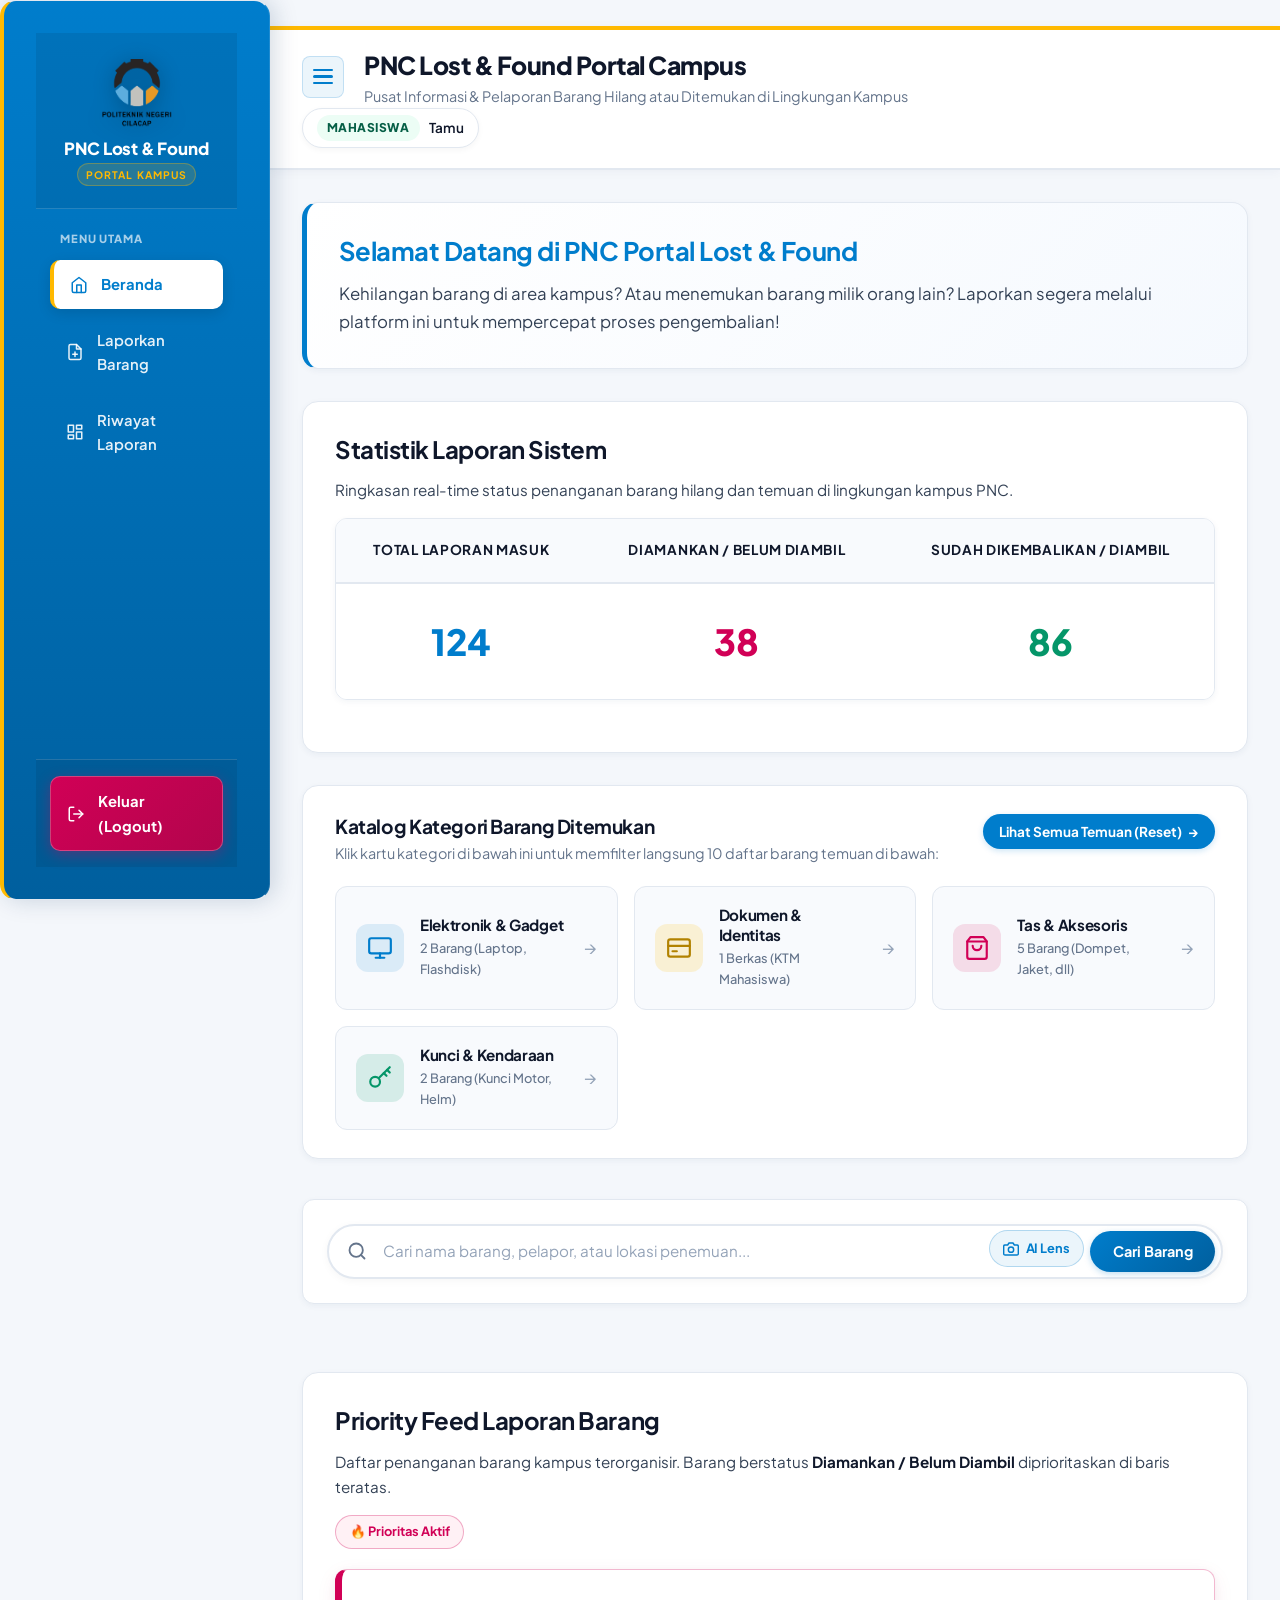
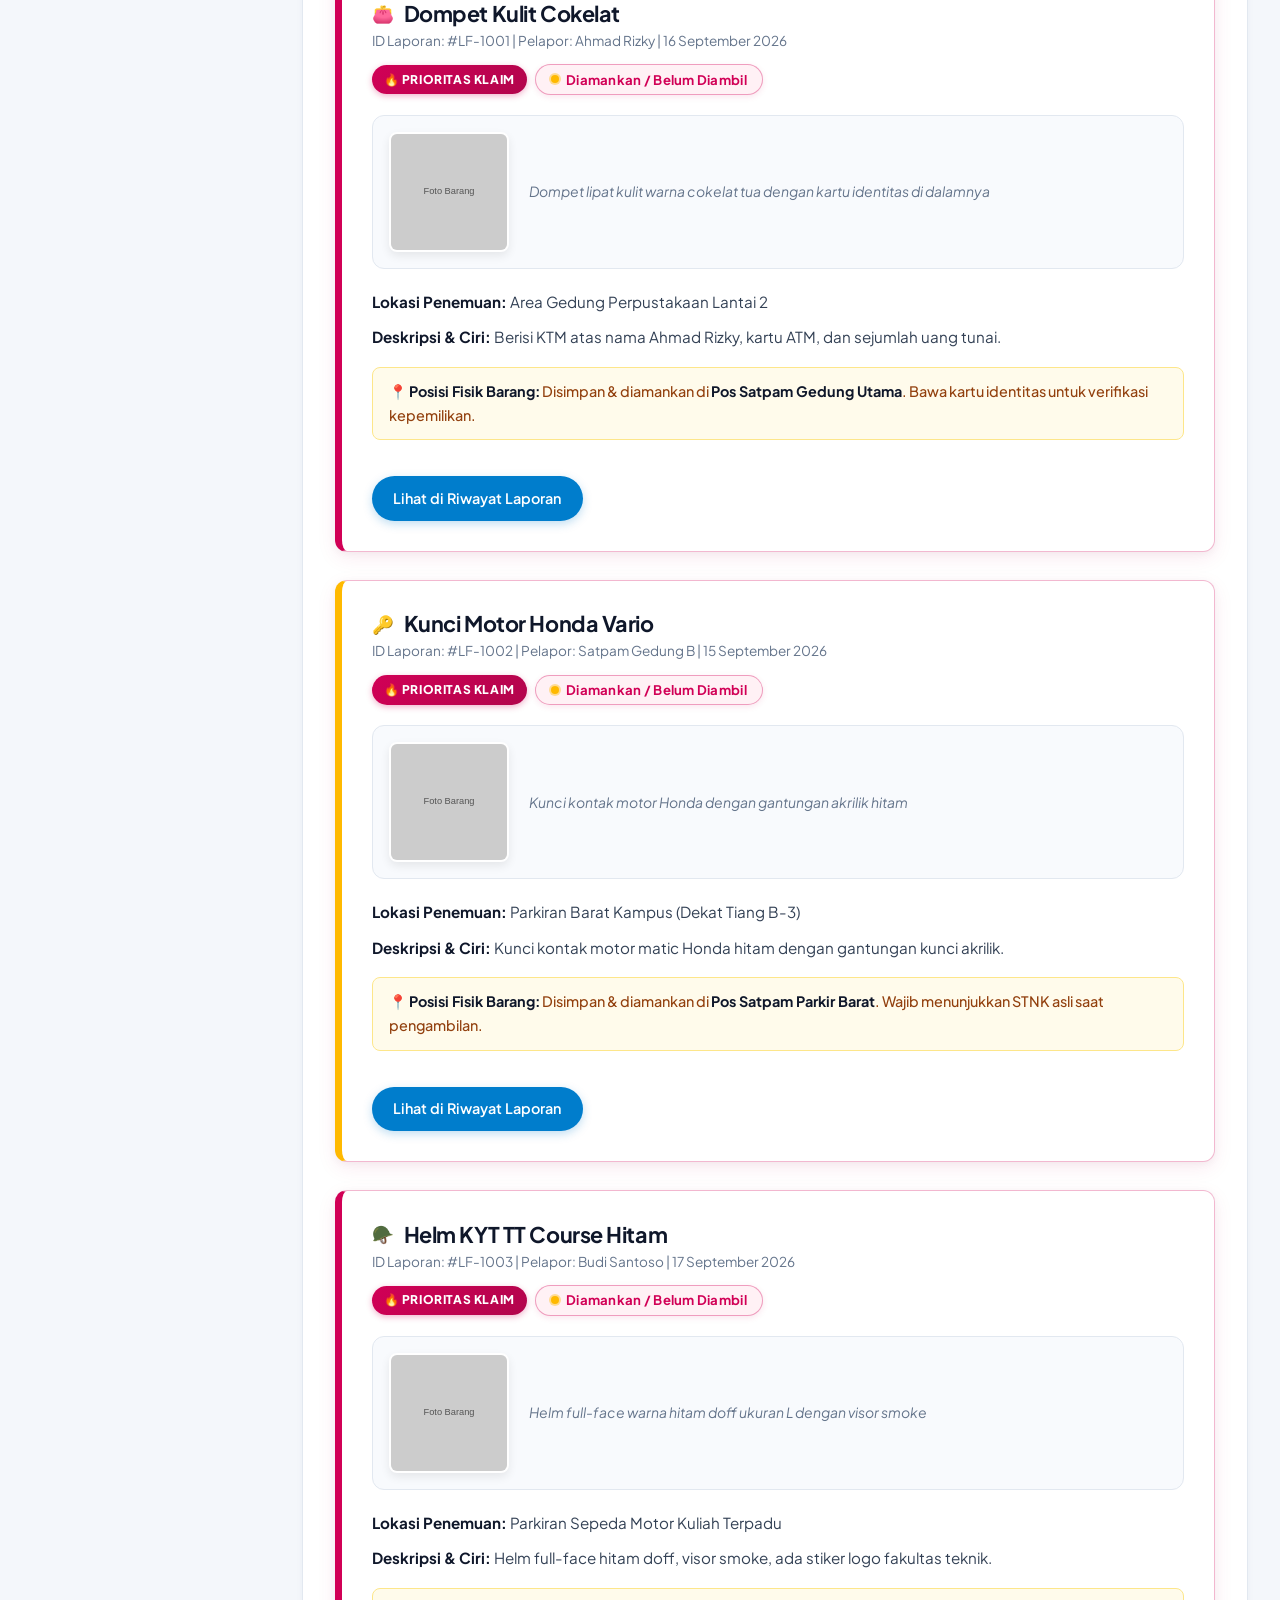
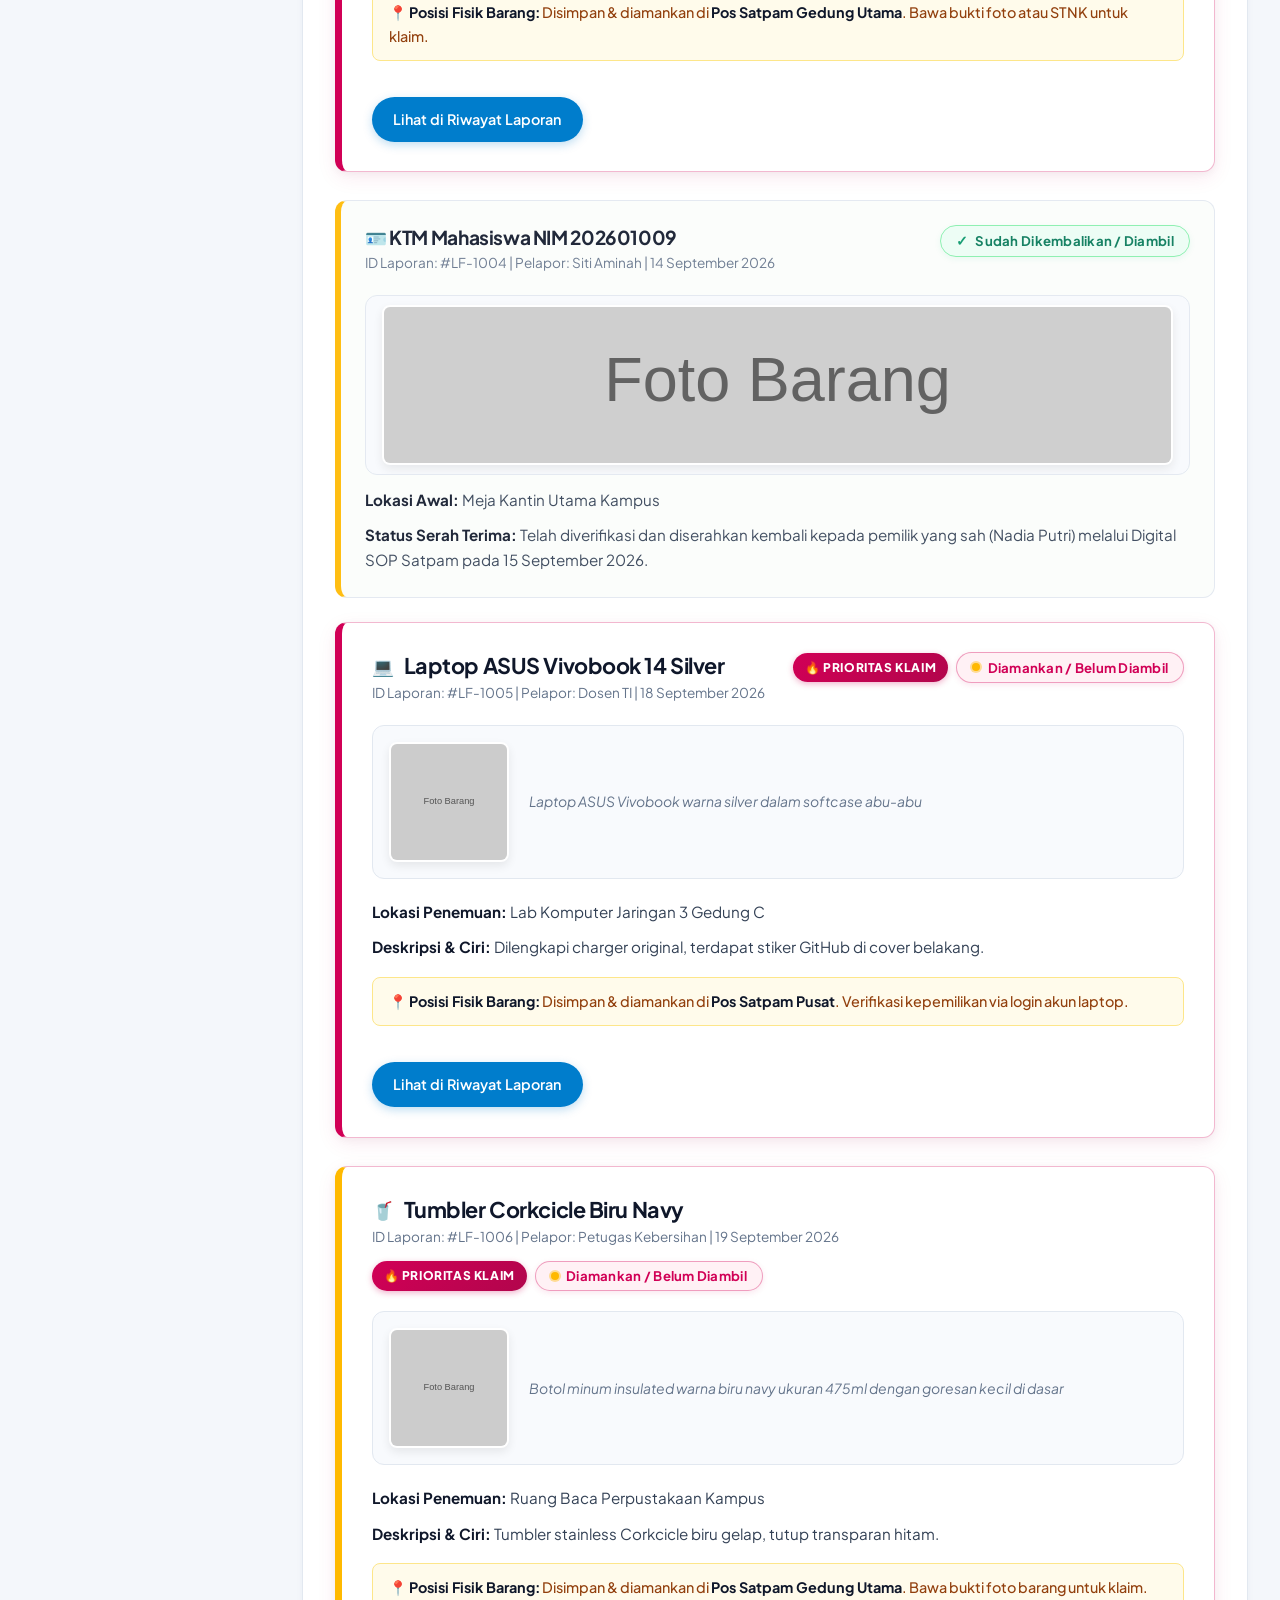
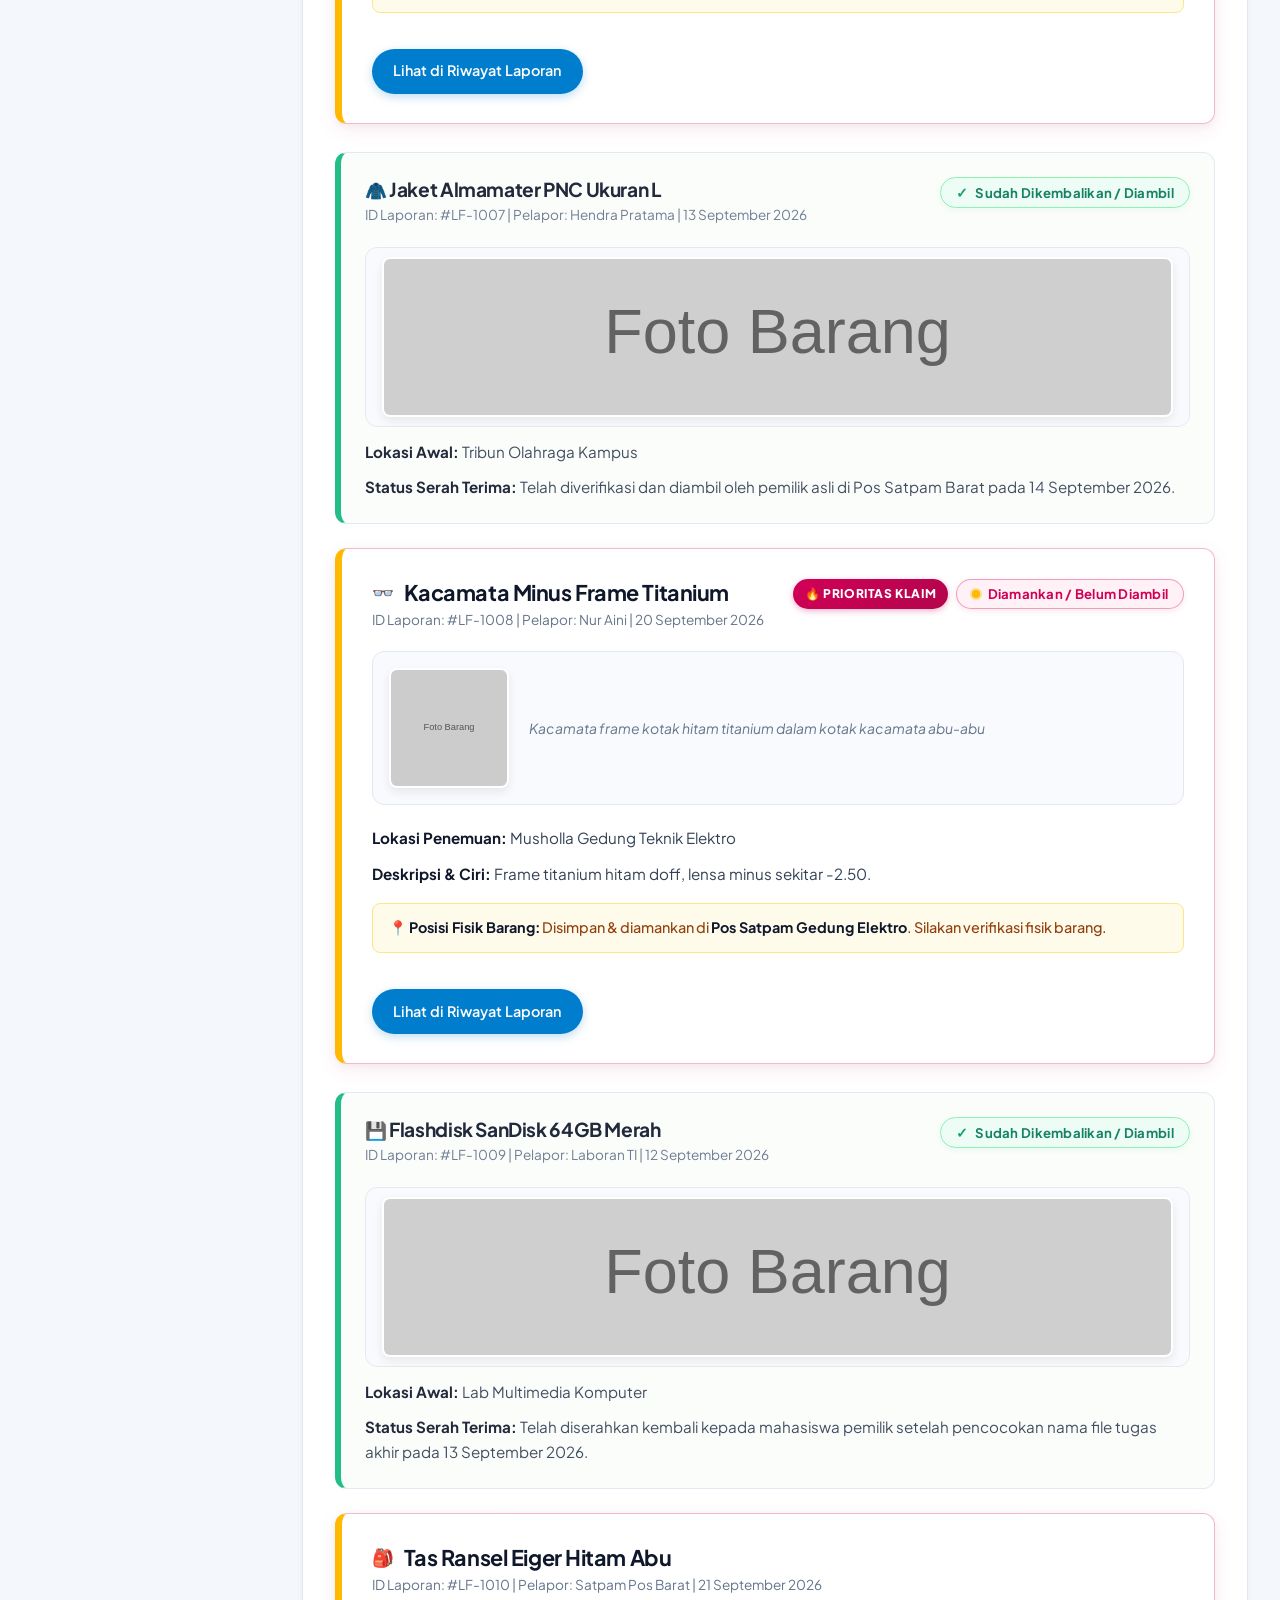
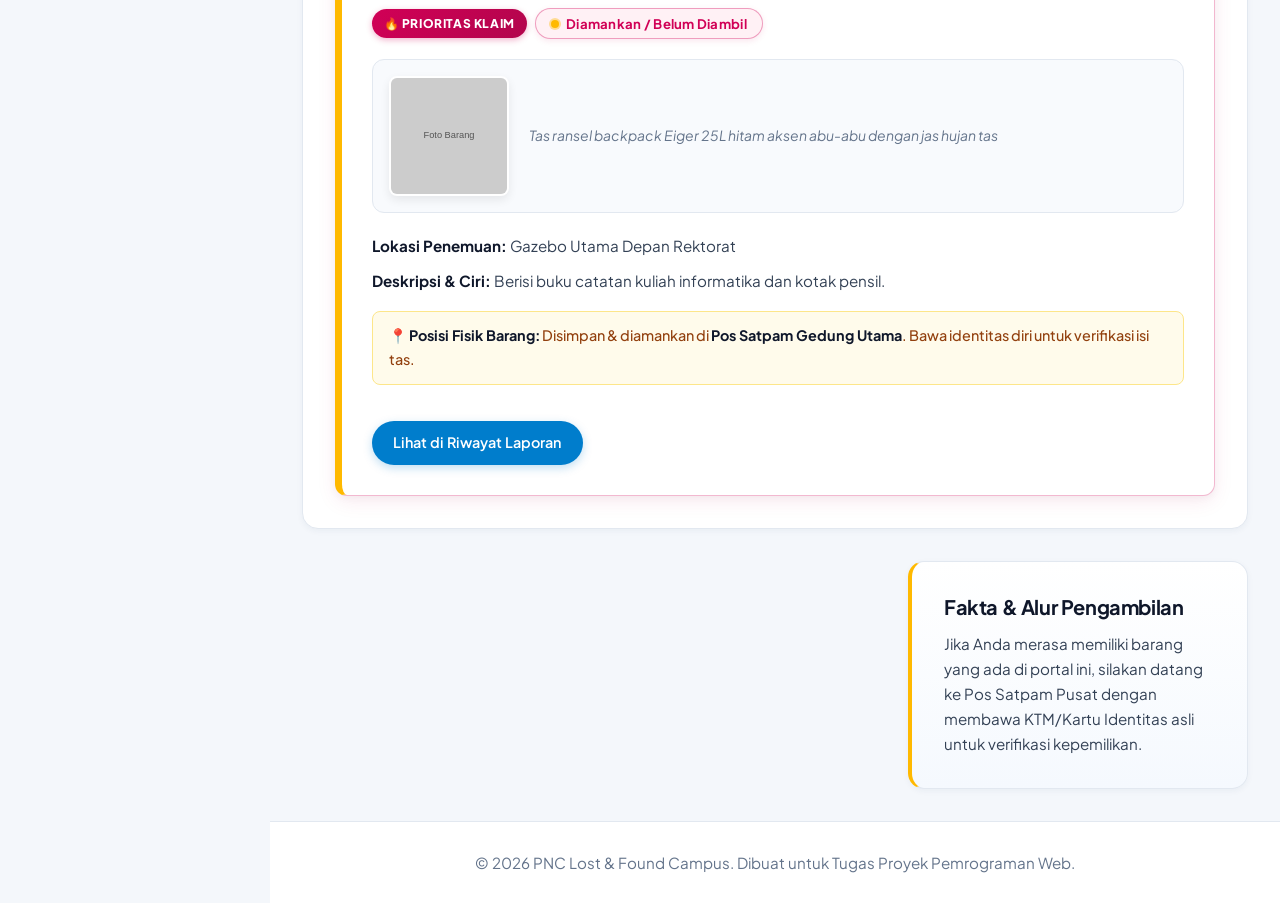
<file: index.html>
<!DOCTYPE html>
<html lang="id">
<head>
    <meta charset="UTF-8">
    <meta name="viewport" content="width=device-width, initial-scale=1.0">
    <title>Beranda - PNC Lost & Found Campus</title>
    <link rel="stylesheet" href="style.css">
</head>
<body class="role-admin">

    <!-- PURE CSS SIDEBAR TOGGLE CONTROLLER (NO JAVASCRIPT) -->
    <input type="checkbox" id="sidebar-toggle" class="sidebar-toggle-input">

    <!-- Mobile Backdrop Overlay (Tap to close sidebar) -->
    <label for="sidebar-toggle" class="sidebar-backdrop" aria-label="Tutup Menu"></label>

    <div class="app-layout">
        <!-- Sidebar Kiri (Toggleable via Pure CSS) -->
        <aside class="sidebar">
            <div class="sidebar-brand">
                <div class="brand-logo-container">
                    <img src="Logo-PNC-3.png" alt="Logo PNC" class="sidebar-logo">
                    <div class="brand-text">
                        <span class="brand-title">PNC Lost &amp; Found</span>
                        <span class="brand-tag">PORTAL KAMPUS</span>
                    </div>
                </div>
                <!-- Close Button on Mobile -->
                <label for="sidebar-toggle" class="sidebar-close-btn" aria-label="Tutup Menu">&times;</label>
            </div>

            <nav class="sidebar-nav">
                <span class="nav-category">MENU UTAMA</span>
                <a href="index.html" class="nav-link active">
                    <svg class="nav-icon" viewBox="0 0 24 24" width="18" height="18" fill="none" stroke="currentColor" stroke-width="2" stroke-linecap="round" stroke-linejoin="round">
                        <path d="M3 9l9-7 9 7v11a2 2 0 0 1-2 2H5a2 2 0 0 1-2-2z"></path>
                        <polyline points="9 22 9 12 15 12 15 22"></polyline>
                    </svg>
                    <span class="nav-text">Beranda</span>
                </a>
                <a href="lapor.html" class="nav-link">
                    <svg class="nav-icon" viewBox="0 0 24 24" width="18" height="18" fill="none" stroke="currentColor" stroke-width="2" stroke-linecap="round" stroke-linejoin="round">
                        <path d="M14 2H6a2 2 0 0 0-2 2v16a2 2 0 0 0 2 2h12a2 2 0 0 0 2-2V8z"></path>
                        <polyline points="14 2 14 8 20 8"></polyline>
                        <line x1="12" y1="18" x2="12" y2="12"></line>
                        <line x1="9" y1="15" x2="15" y2="15"></line>
                    </svg>
                    <span class="nav-text">Laporkan Barang</span>
                </a>
                <a href="dashboard.html" class="nav-link">
                    <svg class="nav-icon" viewBox="0 0 24 24" width="18" height="18" fill="none" stroke="currentColor" stroke-width="2" stroke-linecap="round" stroke-linejoin="round">
                        <rect x="3" y="3" width="7" height="9"></rect>
                        <rect x="14" y="3" width="7" height="5"></rect>
                        <rect x="14" y="12" width="7" height="9"></rect>
                        <rect x="3" y="16" width="7" height="5"></rect>
                    </svg>
                    <span class="nav-text">Riwayat Laporan</span>
                </a>
            </nav>

            <div class="sidebar-footer">
                <a href="login.html" class="nav-link logout-btn" onclick="localStorage.clear();">
                    <svg class="nav-icon" viewBox="0 0 24 24" width="18" height="18" fill="none" stroke="currentColor" stroke-width="2" stroke-linecap="round" stroke-linejoin="round">
                        <path d="M9 21H5a2 2 0 0 1-2-2V5a2 2 0 0 1 2-2h4"></path>
                        <polyline points="16 17 21 12 16 7"></polyline>
                        <line x1="21" y1="12" x2="9" y2="12"></line>
                    </svg>
                    <span class="nav-text">Keluar (Logout)</span>
                </a>
            </div>
        </aside>

        <!-- Area Konten Utama -->
        <div class="main-wrapper">
            <header class="topbar">
                <div class="topbar-left">
                    <!-- Hamburger Toggle Button (CSS Checkbox Hack) -->
                    <label for="sidebar-toggle" class="sidebar-toggle-btn" aria-label="Toggle Sidebar Menu">
                        <span class="hamburger-bar"></span>
                        <span class="hamburger-bar"></span>
                        <span class="hamburger-bar"></span>
                    </label>
                    <div class="topbar-title">
                        <h1>PNC Lost &amp; Found Portal Campus</h1>
                        <p>Pusat Informasi &amp; Pelaporan Barang Hilang atau Ditemukan di Lingkungan Kampus</p>
                    </div>
                </div>

                <!-- User Profile Session Badge (No Role Switcher) -->
                <div class="user-profile-badge" id="user-profile-badge" title="Status Sesi Pengguna Aktif">
                    <span class="user-role-pill" id="current-user-role">Memuat...</span>
                    <span class="user-display-name" id="current-user-name">Pengguna</span>
                </div>
            </header>

            <main>
                <!-- 1. Section Hero/Pengantar -->
                <section class="hero-section">
                    <h2>Selamat Datang di PNC Portal Lost &amp; Found</h2>
                    <p>Kehilangan barang di area kampus? Atau menemukan barang milik orang lain? Laporkan segera melalui platform ini untuk mempercepat proses pengembalian!</p>
                </section>

                <!-- 2. Section Ringkasan Statistik (Moved from dashboard.html) -->
                <section class="stats-section">
                    <h2>Statistik Laporan Sistem</h2>
                    <p>Ringkasan real-time status penanganan barang hilang dan temuan di lingkungan kampus PNC.</p>

                    <table border="1" cellpadding="8" cellspacing="0" class="stats-table">
                        <thead>
                            <tr>
                                <th>Total Laporan Masuk</th>
                                <th>Diamankan / Belum Diambil</th>
                                <th>Sudah Dikembalikan / Diambil</th>
                            </tr>
                        </thead>
                        <tbody>
                            <tr align="center">
                                <td>124</td>
                                <td>38</td>
                                <td>86</td>
                            </tr>
                        </tbody>
                    </table>
                </section>

                <!-- 3. Section Katalog Kategori Barang Ditemukan (Primary Filter Mechanism) -->
                <section class="found-categories-card" id="catalog-section">
                    <div class="section-header-flex">
                        <div>
                            <h3>Katalog Kategori Barang Ditemukan</h3>
                            <p>Klik kartu kategori di bawah ini untuk memfilter langsung 10 daftar barang temuan di bawah:</p>
                        </div>
                        <button type="button" class="view-all-link" id="btn-catalog-all" onclick="filterByCatalog('all', null)" style="border: none; cursor: pointer;">
                            <span>Lihat Semua Temuan (Reset)</span>
                            <span>&rarr;</span>
                        </button>
                    </div>

                    <div class="category-grid">
                        <!-- 1. Elektronik & Gadget -->
                        <div class="category-card" role="button" tabindex="0" data-catalog-cat="elektronik" onclick="filterByCatalog('elektronik', this)" title="Klik untuk memfilter barang Elektronik & Gadget">
                            <div class="category-icon-wrapper icon-elektronik">
                                <svg viewBox="0 0 24 24" width="26" height="26" fill="none" stroke="currentColor" stroke-width="2" stroke-linecap="round" stroke-linejoin="round">
                                    <rect x="2" y="3" width="20" height="14" rx="2" ry="2"></rect>
                                    <line x1="8" y1="21" x2="16" y2="21"></line>
                                    <line x1="12" y1="17" x2="12" y2="21"></line>
                                </svg>
                            </div>
                            <div class="category-info">
                                <h4>Elektronik &amp; Gadget</h4>
                                <span>2 Barang (Laptop, Flashdisk)</span>
                            </div>
                            <span class="category-badge-arrow">&rarr;</span>
                        </div>

                        <!-- 2. Dokumen & Kartu Identitas -->
                        <div class="category-card" role="button" tabindex="0" data-catalog-cat="dokumen" onclick="filterByCatalog('dokumen', this)" title="Klik untuk memfilter Dokumen & Kartu Identitas">
                            <div class="category-icon-wrapper icon-dokumen">
                                <svg viewBox="0 0 24 24" width="26" height="26" fill="none" stroke="currentColor" stroke-width="2" stroke-linecap="round" stroke-linejoin="round">
                                    <path d="M4 4h16c1.1 0 2 .9 2 2v12c0 1.1-.9 2-2 2H4c-1.1 0-2-.9-2-2V6c0-1.1.9-2 2-2z"></path>
                                    <line x1="2" y1="10" x2="22" y2="10"></line>
                                    <line x1="6" y1="15" x2="10" y2="15"></line>
                                </svg>
                            </div>
                            <div class="category-info">
                                <h4>Dokumen &amp; Identitas</h4>
                                <span>1 Berkas (KTM Mahasiswa)</span>
                            </div>
                            <span class="category-badge-arrow">&rarr;</span>
                        </div>

                        <!-- 3. Tas & Aksesoris -->
                        <div class="category-card" role="button" tabindex="0" data-catalog-cat="pribadi" onclick="filterByCatalog('pribadi', this)" title="Klik untuk memfilter Tas, Pakaian & Aksesoris">
                            <div class="category-icon-wrapper icon-aksesoris">
                                <svg viewBox="0 0 24 24" width="26" height="26" fill="none" stroke="currentColor" stroke-width="2" stroke-linecap="round" stroke-linejoin="round">
                                    <path d="M6 2L3 6v14a2 2 0 0 0 2 2h14a2 2 0 0 0 2-2V6l-3-4z"></path>
                                    <line x1="3" y1="6" x2="21" y2="6"></line>
                                    <path d="M16 10a4 4 0 0 1-8 0"></path>
                                </svg>
                            </div>
                            <div class="category-info">
                                <h4>Tas &amp; Aksesoris</h4>
                                <span>5 Barang (Dompet, Jaket, dll)</span>
                            </div>
                            <span class="category-badge-arrow">&rarr;</span>
                        </div>

                        <!-- 4. Kunci & Kendaraan -->
                        <div class="category-card" role="button" tabindex="0" data-catalog-cat="kunci" onclick="filterByCatalog('kunci', this)" title="Klik untuk memfilter Kunci & Kendaraan">
                            <div class="category-icon-wrapper icon-kunci">
                                <svg viewBox="0 0 24 24" width="26" height="26" fill="none" stroke="currentColor" stroke-width="2" stroke-linecap="round" stroke-linejoin="round">
                                    <circle cx="7.5" cy="15.5" r="4.5"></circle>
                                    <path d="M21 2l-9.6 9.6"></path>
                                    <path d="M15.5 7.5l2.5 2.5"></path>
                                    <path d="M18.5 4.5l2.5 2.5"></path>
                                </svg>
                            </div>
                            <div class="category-info">
                                <h4>Kunci &amp; Kendaraan</h4>
                                <span>2 Barang (Kunci Motor, Helm)</span>
                            </div>
                            <span class="category-badge-arrow">&rarr;</span>
                        </div>
                    </div>
                </section>

                <!-- 4. Section Pencarian Cepat dengan AI Lens (Redundant category/status pills removed) -->
                <section class="search-filter-card">
                    <form action="index.html" method="GET" class="search-form-unified" onsubmit="event.preventDefault(); applyHomeSearch();">
                        <div class="search-bar-unified">
                            <svg viewBox="0 0 24 24" width="20" height="20" fill="none" stroke="currentColor" stroke-width="2.2" stroke-linecap="round" stroke-linejoin="round" style="color: var(--text-muted); margin-right: 0.5rem; flex-shrink: 0;">
                                <circle cx="11" cy="11" r="8"></circle>
                                <line x1="21" y1="21" x2="16.65" y2="16.65"></line>
                            </svg>
                            <input type="search" id="search-input" name="q" placeholder="Cari nama barang, pelapor, atau lokasi penemuan..." aria-label="Cari barang hilang dan temuan" oninput="applyHomeSearch()">
                            
                            <label for="ai-camera-upload" class="ai-lens-btn" title="AI Visual Search: Cari dengan Foto Barang">
                                <svg viewBox="0 0 24 24" width="16" height="16" fill="none" stroke="currentColor" stroke-width="2.2" stroke-linecap="round" stroke-linejoin="round">
                                    <path d="M23 19a2 2 0 0 1-2 2H3a2 2 0 0 1-2-2V8a2 2 0 0 1 2-2h4l2-3h6l2 3h4a2 2 0 0 1 2 2z"></path>
                                    <circle cx="12" cy="13" r="4"></circle>
                                </svg>
                                <span>AI Lens</span>
                            </label>
                            <input type="file" id="ai-camera-upload" accept="image/*" style="display:none;" onchange="alert('Foto barang berhasil diunggah untuk AI Visual Search!');">
                            
                            <button type="submit" class="btn-search-unified">
                                <span>Cari Barang</span>
                            </button>
                        </div>
                    </form>
                </section>

                <!-- 5. Priority Feed Laporan Barang (BRD Requirement - 10 Realistic Dummy Items) -->
                <section class="priority-feed-section" id="priority-feed-section">
                    <div class="priority-feed-header">
                        <div>
                            <h2>Priority Feed Laporan Barang</h2>
                            <p>Daftar penanganan barang kampus terorganisir. Barang berstatus <strong>Diamankan / Belum Diambil</strong> diprioritaskan di baris teratas.</p>
                        </div>
                        <span class="priority-feed-badge">🔥 Prioritas Aktif</span>
                    </div>

                    <!-- Item 1: Dompet Kulit Cokelat (Diamankan) -->
                    <article class="priority-card" data-category="pribadi" data-status="diamankan">
                        <div class="priority-card-header">
                            <div>
                                <h3>
                                    <span class="item-type-icon">👛</span> Dompet Kulit Cokelat
                                </h3>
                                <p><small>ID Laporan: #LF-1001 | Pelapor: Ahmad Rizky | 16 September 2026</small></p>
                            </div>
                            <div style="display: flex; gap: 0.5rem; align-items: center; flex-wrap: wrap;">
                                <span class="priority-tag">🔥 PRIORITAS KLAIM</span>
                                <span class="status-badge status-diamankan">Diamankan / Belum Diambil</span>
                            </div>
                        </div>
                        <figure>
                            <img src="https://images.unsplash.com/photo-1627123424574-724758594e93?w=700&auto=format&fit=crop&q=80" alt="Foto Dompet Kulit Cokelat" onerror="this.src='assets/images/default-item.svg'">
                            <figcaption>Dompet lipat kulit warna cokelat tua dengan kartu identitas di dalamnya</figcaption>
                        </figure>
                        <p><strong>Lokasi Penemuan:</strong> Area Gedung Perpustakaan Lantai 2</p>
                        <p><strong>Deskripsi &amp; Ciri:</strong> Berisi KTM atas nama Ahmad Rizky, kartu ATM, dan sejumlah uang tunai.</p>
                        <div class="priority-custody-box">
                            <span>📍 <strong>Posisi Fisik Barang:</strong> Disimpan &amp; diamankan di <strong>Pos Satpam Gedung Utama</strong>. Bawa kartu identitas untuk verifikasi kepemilikan.</span>
                        </div>
                        <div class="priority-card-actions">
                            <a href="dashboard.html#sop-modal" class="btn-claim-priority btn-verify-satpam rbac-satpam-only">👮 Verifikasi &amp; Klaim di Pos Satpam &raquo;</a>
                            <a href="dashboard.html">Lihat di Riwayat Laporan</a>
                        </div>
                    </article>

                    <!-- Item 2: Kunci Motor Honda Vario (Diamankan) -->
                    <article class="priority-card" data-category="kunci" data-status="diamankan">
                        <div class="priority-card-header">
                            <div>
                                <h3>
                                    <span class="item-type-icon">🔑</span> Kunci Motor Honda Vario
                                </h3>
                                <p><small>ID Laporan: #LF-1002 | Pelapor: Satpam Gedung B | 15 September 2026</small></p>
                            </div>
                            <div style="display: flex; gap: 0.5rem; align-items: center; flex-wrap: wrap;">
                                <span class="priority-tag">🔥 PRIORITAS KLAIM</span>
                                <span class="status-badge status-diamankan">Diamankan / Belum Diambil</span>
                            </div>
                        </div>
                        <figure>
                            <img src="https://images.unsplash.com/photo-1582139329536-e7284fece509?w=700&auto=format&fit=crop&q=80" alt="Foto Kunci Motor Honda" onerror="this.src='assets/images/default-item.svg'">
                            <figcaption>Kunci kontak motor Honda dengan gantungan akrilik hitam</figcaption>
                        </figure>
                        <p><strong>Lokasi Penemuan:</strong> Parkiran Barat Kampus (Dekat Tiang B-3)</p>
                        <p><strong>Deskripsi &amp; Ciri:</strong> Kunci kontak motor matic Honda hitam dengan gantungan kunci akrilik.</p>
                        <div class="priority-custody-box">
                            <span>📍 <strong>Posisi Fisik Barang:</strong> Disimpan &amp; diamankan di <strong>Pos Satpam Parkir Barat</strong>. Wajib menunjukkan STNK asli saat pengambilan.</span>
                        </div>
                        <div class="priority-card-actions">
                            <a href="dashboard.html#sop-modal" class="btn-claim-priority btn-verify-satpam rbac-satpam-only">👮 Verifikasi &amp; Klaim di Pos Satpam &raquo;</a>
                            <a href="dashboard.html">Lihat di Riwayat Laporan</a>
                        </div>
                    </article>

                    <!-- Item 3: Helm KYT TT Course Hitam (Diamankan) -->
                    <article class="priority-card" data-category="kunci" data-status="diamankan">
                        <div class="priority-card-header">
                            <div>
                                <h3>
                                    <span class="item-type-icon">🪖</span> Helm KYT TT Course Hitam
                                </h3>
                                <p><small>ID Laporan: #LF-1003 | Pelapor: Budi Santoso | 17 September 2026</small></p>
                            </div>
                            <div style="display: flex; gap: 0.5rem; align-items: center; flex-wrap: wrap;">
                                <span class="priority-tag">🔥 PRIORITAS KLAIM</span>
                                <span class="status-badge status-diamankan">Diamankan / Belum Diambil</span>
                            </div>
                        </div>
                        <figure>
                            <img src="https://images.unsplash.com/photo-1558981403-c5f9899a28bc?w=700&auto=format&fit=crop&q=80" alt="Foto Helm KYT TT Course" onerror="this.src='assets/images/default-item.svg'">
                            <figcaption>Helm full-face warna hitam doff ukuran L dengan visor smoke</figcaption>
                        </figure>
                        <p><strong>Lokasi Penemuan:</strong> Parkiran Sepeda Motor Kuliah Terpadu</p>
                        <p><strong>Deskripsi &amp; Ciri:</strong> Helm full-face hitam doff, visor smoke, ada stiker logo fakultas teknik.</p>
                        <div class="priority-custody-box">
                            <span>📍 <strong>Posisi Fisik Barang:</strong> Disimpan &amp; diamankan di <strong>Pos Satpam Gedung Utama</strong>. Bawa bukti foto atau STNK untuk klaim.</span>
                        </div>
                        <div class="priority-card-actions">
                            <a href="dashboard.html#sop-modal" class="btn-claim-priority btn-verify-satpam rbac-satpam-only">👮 Verifikasi &amp; Klaim di Pos Satpam &raquo;</a>
                            <a href="dashboard.html">Lihat di Riwayat Laporan</a>
                        </div>
                    </article>

                    <!-- Item 4: KTM Mahasiswa NIM 202601009 (Dikembalikan) -->
                    <article class="completed-card" data-category="dokumen" data-status="dikembalikan">
                        <div class="completed-card-header">
                            <div>
                                <h3>
                                    <span class="item-type-icon">🪪</span> KTM Mahasiswa NIM 202601009
                                </h3>
                                <p><small>ID Laporan: #LF-1004 | Pelapor: Siti Aminah | 14 September 2026</small></p>
                            </div>
                            <span class="status-badge status-dikembalikan">Sudah Dikembalikan / Diambil</span>
                        </div>
                        <figure style="max-height: 180px; overflow: hidden; margin-bottom: 0.75rem;">
                            <img src="https://images.unsplash.com/photo-1589829545856-d10d557cf95f?w=600&auto=format&fit=crop&q=80" alt="KTM Mahasiswa" style="width: 100%; height: 160px; object-fit: cover; border-radius: 8px;" onerror="this.src='assets/images/default-item.svg'">
                        </figure>
                        <p><strong>Lokasi Awal:</strong> Meja Kantin Utama Kampus</p>
                        <p><strong>Status Serah Terima:</strong> Telah diverifikasi dan diserahkan kembali kepada pemilik yang sah (Nadia Putri) melalui Digital SOP Satpam pada 15 September 2026.</p>
                    </article>

                    <!-- Item 5: Laptop ASUS Vivobook 14 Silver (Diamankan) -->
                    <article class="priority-card" data-category="elektronik" data-status="diamankan">
                        <div class="priority-card-header">
                            <div>
                                <h3>
                                    <span class="item-type-icon">💻</span> Laptop ASUS Vivobook 14 Silver
                                </h3>
                                <p><small>ID Laporan: #LF-1005 | Pelapor: Dosen TI | 18 September 2026</small></p>
                            </div>
                            <div style="display: flex; gap: 0.5rem; align-items: center; flex-wrap: wrap;">
                                <span class="priority-tag">🔥 PRIORITAS KLAIM</span>
                                <span class="status-badge status-diamankan">Diamankan / Belum Diambil</span>
                            </div>
                        </div>
                        <figure>
                            <img src="https://images.unsplash.com/photo-1496181133206-80ce9b88a853?w=700&auto=format&fit=crop&q=80" alt="Foto Laptop ASUS Vivobook" onerror="this.src='assets/images/default-item.svg'">
                            <figcaption>Laptop ASUS Vivobook warna silver dalam softcase abu-abu</figcaption>
                        </figure>
                        <p><strong>Lokasi Penemuan:</strong> Lab Komputer Jaringan 3 Gedung C</p>
                        <p><strong>Deskripsi &amp; Ciri:</strong> Dilengkapi charger original, terdapat stiker GitHub di cover belakang.</p>
                        <div class="priority-custody-box">
                            <span>📍 <strong>Posisi Fisik Barang:</strong> Disimpan &amp; diamankan di <strong>Pos Satpam Pusat</strong>. Verifikasi kepemilikan via login akun laptop.</span>
                        </div>
                        <div class="priority-card-actions">
                            <a href="dashboard.html#sop-modal" class="btn-claim-priority btn-verify-satpam rbac-satpam-only">👮 Verifikasi &amp; Klaim di Pos Satpam &raquo;</a>
                            <a href="dashboard.html">Lihat di Riwayat Laporan</a>
                        </div>
                    </article>

                    <!-- Item 6: Tumbler Corkcicle Biru Navy (Diamankan) -->
                    <article class="priority-card" data-category="pribadi" data-status="diamankan">
                        <div class="priority-card-header">
                            <div>
                                <h3>
                                    <span class="item-type-icon">🥤</span> Tumbler Corkcicle Biru Navy
                                </h3>
                                <p><small>ID Laporan: #LF-1006 | Pelapor: Petugas Kebersihan | 19 September 2026</small></p>
                            </div>
                            <div style="display: flex; gap: 0.5rem; align-items: center; flex-wrap: wrap;">
                                <span class="priority-tag">🔥 PRIORITAS KLAIM</span>
                                <span class="status-badge status-diamankan">Diamankan / Belum Diambil</span>
                            </div>
                        </div>
                        <figure>
                            <img src="https://images.unsplash.com/photo-1602143407151-7111542de6e8?w=700&auto=format&fit=crop&q=80" alt="Foto Tumbler Corkcicle" onerror="this.src='assets/images/default-item.svg'">
                            <figcaption>Botol minum insulated warna biru navy ukuran 475ml dengan goresan kecil di dasar</figcaption>
                        </figure>
                        <p><strong>Lokasi Penemuan:</strong> Ruang Baca Perpustakaan Kampus</p>
                        <p><strong>Deskripsi &amp; Ciri:</strong> Tumbler stainless Corkcicle biru gelap, tutup transparan hitam.</p>
                        <div class="priority-custody-box">
                            <span>📍 <strong>Posisi Fisik Barang:</strong> Disimpan &amp; diamankan di <strong>Pos Satpam Gedung Utama</strong>. Bawa bukti foto barang untuk klaim.</span>
                        </div>
                        <div class="priority-card-actions">
                            <a href="dashboard.html#sop-modal" class="btn-claim-priority btn-verify-satpam rbac-satpam-only">👮 Verifikasi &amp; Klaim di Pos Satpam &raquo;</a>
                            <a href="dashboard.html">Lihat di Riwayat Laporan</a>
                        </div>
                    </article>

                    <!-- Item 7: Jaket Almamater PNC Ukuran L (Dikembalikan) -->
                    <article class="completed-card" data-category="pribadi" data-status="dikembalikan">
                        <div class="completed-card-header">
                            <div>
                                <h3>
                                    <span class="item-type-icon">🧥</span> Jaket Almamater PNC Ukuran L
                                </h3>
                                <p><small>ID Laporan: #LF-1007 | Pelapor: Hendra Pratama | 13 September 2026</small></p>
                            </div>
                            <span class="status-badge status-dikembalikan">Sudah Dikembalikan / Diambil</span>
                        </div>
                        <figure style="max-height: 180px; overflow: hidden; margin-bottom: 0.75rem;">
                            <img src="https://images.unsplash.com/photo-1551028719-00167b16eac5?w=600&auto=format&fit=crop&q=80" alt="Jaket Almamater" style="width: 100%; height: 160px; object-fit: cover; border-radius: 8px;" onerror="this.src='assets/images/default-item.svg'">
                        </figure>
                        <p><strong>Lokasi Awal:</strong> Tribun Olahraga Kampus</p>
                        <p><strong>Status Serah Terima:</strong> Telah diverifikasi dan diambil oleh pemilik asli di Pos Satpam Barat pada 14 September 2026.</p>
                    </article>

                    <!-- Item 8: Kacamata Minus Frame Titanium (Diamankan) -->
                    <article class="priority-card" data-category="pribadi" data-status="diamankan">
                        <div class="priority-card-header">
                            <div>
                                <h3>
                                    <span class="item-type-icon">👓</span> Kacamata Minus Frame Titanium
                                </h3>
                                <p><small>ID Laporan: #LF-1008 | Pelapor: Nur Aini | 20 September 2026</small></p>
                            </div>
                            <div style="display: flex; gap: 0.5rem; align-items: center; flex-wrap: wrap;">
                                <span class="priority-tag">🔥 PRIORITAS KLAIM</span>
                                <span class="status-badge status-diamankan">Diamankan / Belum Diambil</span>
                            </div>
                        </div>
                        <figure>
                            <img src="https://images.unsplash.com/photo-1572635196237-14b3f281503f?w=700&auto=format&fit=crop&q=80" alt="Foto Kacamata Titanium" onerror="this.src='assets/images/default-item.svg'">
                            <figcaption>Kacamata frame kotak hitam titanium dalam kotak kacamata abu-abu</figcaption>
                        </figure>
                        <p><strong>Lokasi Penemuan:</strong> Musholla Gedung Teknik Elektro</p>
                        <p><strong>Deskripsi &amp; Ciri:</strong> Frame titanium hitam doff, lensa minus sekitar -2.50.</p>
                        <div class="priority-custody-box">
                            <span>📍 <strong>Posisi Fisik Barang:</strong> Disimpan &amp; diamankan di <strong>Pos Satpam Gedung Elektro</strong>. Silakan verifikasi fisik barang.</span>
                        </div>
                        <div class="priority-card-actions">
                            <a href="dashboard.html#sop-modal" class="btn-claim-priority btn-verify-satpam rbac-satpam-only">👮 Verifikasi &amp; Klaim di Pos Satpam &raquo;</a>
                            <a href="dashboard.html">Lihat di Riwayat Laporan</a>
                        </div>
                    </article>

                    <!-- Item 9: Flashdisk SanDisk 64GB Merah (Dikembalikan) -->
                    <article class="completed-card" data-category="elektronik" data-status="dikembalikan">
                        <div class="completed-card-header">
                            <div>
                                <h3>
                                    <span class="item-type-icon">💾</span> Flashdisk SanDisk 64GB Merah
                                </h3>
                                <p><small>ID Laporan: #LF-1009 | Pelapor: Laboran TI | 12 September 2026</small></p>
                            </div>
                            <span class="status-badge status-dikembalikan">Sudah Dikembalikan / Diambil</span>
                        </div>
                        <figure style="max-height: 180px; overflow: hidden; margin-bottom: 0.75rem;">
                            <img src="https://images.unsplash.com/photo-1624823183493-5f2575298a03?w=600&auto=format&fit=crop&q=80" alt="Flashdisk SanDisk" style="width: 100%; height: 160px; object-fit: cover; border-radius: 8px;" onerror="this.src='assets/images/default-item.svg'">
                        </figure>
                        <p><strong>Lokasi Awal:</strong> Lab Multimedia Komputer</p>
                        <p><strong>Status Serah Terima:</strong> Telah diserahkan kembali kepada mahasiswa pemilik setelah pencocokan nama file tugas akhir pada 13 September 2026.</p>
                    </article>

                    <!-- Item 10: Tas Ransel Eiger Hitam Abu (Diamankan) -->
                    <article class="priority-card" data-category="pribadi" data-status="diamankan">
                        <div class="priority-card-header">
                            <div>
                                <h3>
                                    <span class="item-type-icon">🎒</span> Tas Ransel Eiger Hitam Abu
                                </h3>
                                <p><small>ID Laporan: #LF-1010 | Pelapor: Satpam Pos Barat | 21 September 2026</small></p>
                            </div>
                            <div style="display: flex; gap: 0.5rem; align-items: center; flex-wrap: wrap;">
                                <span class="priority-tag">🔥 PRIORITAS KLAIM</span>
                                <span class="status-badge status-diamankan">Diamankan / Belum Diambil</span>
                            </div>
                        </div>
                        <figure>
                            <img src="https://images.unsplash.com/photo-1553062407-98eeb64c6a62?w=700&auto=format&fit=crop&q=80" alt="Foto Tas Ransel Eiger" onerror="this.src='assets/images/default-item.svg'">
                            <figcaption>Tas ransel backpack Eiger 25L hitam aksen abu-abu dengan jas hujan tas</figcaption>
                        </figure>
                        <p><strong>Lokasi Penemuan:</strong> Gazebo Utama Depan Rektorat</p>
                        <p><strong>Deskripsi &amp; Ciri:</strong> Berisi buku catatan kuliah informatika dan kotak pensil.</p>
                        <div class="priority-custody-box">
                            <span>📍 <strong>Posisi Fisik Barang:</strong> Disimpan &amp; diamankan di <strong>Pos Satpam Gedung Utama</strong>. Bawa identitas diri untuk verifikasi isi tas.</span>
                        </div>
                        <div class="priority-card-actions">
                            <a href="dashboard.html#sop-modal" class="btn-claim-priority btn-verify-satpam rbac-satpam-only">👮 Verifikasi &amp; Klaim di Pos Satpam &raquo;</a>
                            <a href="dashboard.html">Lihat di Riwayat Laporan</a>
                        </div>
                    </article>
                </section>

                <!-- Sidebar Informasi Tambahan -->
                <aside>
                    <h3>Fakta &amp; Alur Pengambilan</h3>
                    <p>Jika Anda merasa memiliki barang yang ada di portal ini, silakan datang ke Pos Satpam Pusat dengan membawa KTM/Kartu Identitas asli untuk verifikasi kepemilikan.</p>
                </aside>
            </main>

            <!-- Footer Semantik -->
            <footer>
                <p>&copy; 2026 PNC Lost &amp; Found Campus. Dibuat untuk Tugas Proyek Pemrograman Web.</p>
            </footer>
        </div>
    </div>

    <!-- Script RBAC Session, Interactive Catalog Filter, & Live Search -->
    <script>
        let currentCatalogFilter = 'all';

        function initUserSession() {
            // Read role and user info from localStorage
            const role = localStorage.getItem('pnc_user_role') || 'role-mahasiswa';
            const username = localStorage.getItem('pnc_username') || 'Tamu';
            const roleLabel = localStorage.getItem('pnc_role_label') || (role === 'role-admin' ? 'Admin' : (role === 'role-satpam' ? 'Satpam' : 'Mahasiswa'));

            // Apply role class to body to enforce RBAC
            document.body.className = role;

            // Update user badge in topbar
            const roleEl = document.getElementById('current-user-role');
            const nameEl = document.getElementById('current-user-name');
            if (roleEl) roleEl.textContent = roleLabel;
            if (nameEl) nameEl.textContent = username;
        }

        function filterByCatalog(category, cardElement) {
            const allCards = document.querySelectorAll('.category-card');
            
            // If already active, toggle off to 'all'
            if (cardElement && cardElement.classList.contains('active')) {
                cardElement.classList.remove('active');
                currentCatalogFilter = 'all';
            } else {
                allCards.forEach(c => c.classList.remove('active'));
                if (cardElement) {
                    cardElement.classList.add('active');
                    currentCatalogFilter = category;
                } else {
                    currentCatalogFilter = 'all';
                }
            }

            applyHomeSearch();

            // Smoothly scroll down to feed if a category was selected
            if (cardElement) {
                const feedEl = document.getElementById('priority-feed-section');
                if (feedEl) feedEl.scrollIntoView({ behavior: 'smooth', block: 'start' });
            }
        }

        function applyHomeSearch() {
            const query = (document.getElementById('search-input')?.value || '').toLowerCase().trim();
            const items = document.querySelectorAll('.priority-feed-section article');

            items.forEach(item => {
                const text = item.textContent.toLowerCase();
                const cat = item.getAttribute('data-category') || '';

                const matchQuery = !query || text.includes(query);
                const matchCategory = (currentCatalogFilter === 'all') || (cat === currentCatalogFilter);

                if (matchQuery && matchCategory) {
                    item.style.display = '';
                } else {
                    item.style.display = 'none';
                }
            });
        }

        document.addEventListener('DOMContentLoaded', initUserSession);
    </script>
</body>
</html>
</file>
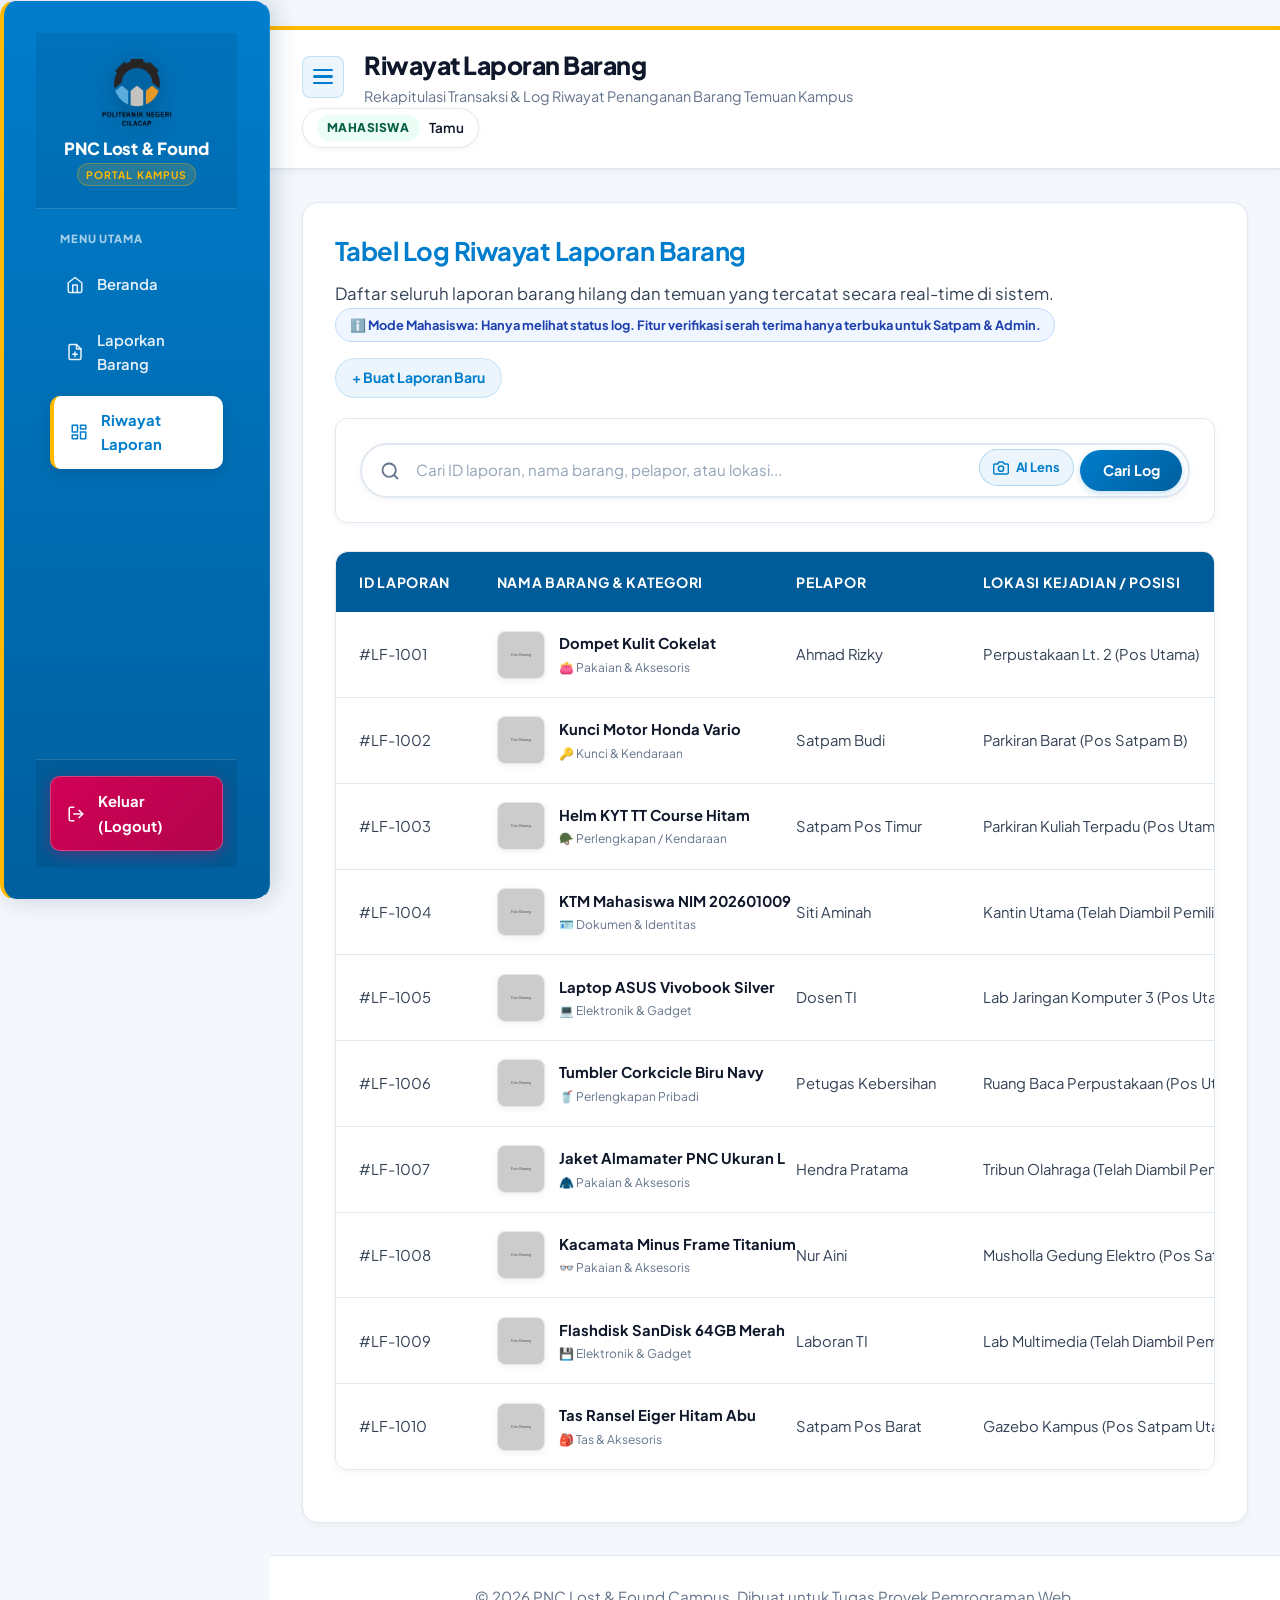
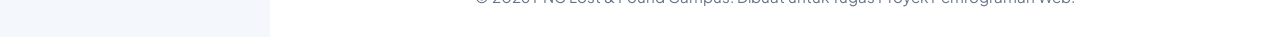
<file: dashboard.html>
<!DOCTYPE html>
<html lang="id">

<head>
    <meta charset="UTF-8">
    <meta name="viewport" content="width=device-width, initial-scale=1.0">
    <title>Dashboard Laporan - PNC Lost & Found</title>
    <link rel="stylesheet" href="style.css">
</head>

<body class="role-admin">

    <!-- PURE CSS SIDEBAR TOGGLE CONTROLLER (NO JAVASCRIPT) -->
    <input type="checkbox" id="sidebar-toggle" class="sidebar-toggle-input">

    <!-- Mobile Backdrop Overlay (Tap to close sidebar) -->
    <label for="sidebar-toggle" class="sidebar-backdrop" aria-label="Tutup Menu"></label>

    <div class="app-layout">
        <!-- Sidebar Kiri (Toggleable via Pure CSS) -->
        <aside class="sidebar">
            <div class="sidebar-brand">
                <div class="brand-logo-container">
                    <img src="Logo-PNC-3.png" alt="Logo PNC" class="sidebar-logo">
                    <div class="brand-text">
                        <span class="brand-title">PNC Lost &amp; Found</span>
                        <span class="brand-tag">PORTAL KAMPUS</span>
                    </div>
                </div>
                <!-- Close Button on Mobile -->
                <label for="sidebar-toggle" class="sidebar-close-btn" aria-label="Tutup Menu">&times;</label>
            </div>

            <nav class="sidebar-nav">
                <span class="nav-category">MENU UTAMA</span>
                <a href="index.html" class="nav-link">
                    <svg class="nav-icon" viewBox="0 0 24 24" width="18" height="18" fill="none" stroke="currentColor" stroke-width="2" stroke-linecap="round" stroke-linejoin="round">
                        <path d="M3 9l9-7 9 7v11a2 2 0 0 1-2 2H5a2 2 0 0 1-2-2z"></path>
                        <polyline points="9 22 9 12 15 12 15 22"></polyline>
                    </svg>
                    <span class="nav-text">Beranda</span>
                </a>
                <a href="lapor.html" class="nav-link">
                    <svg class="nav-icon" viewBox="0 0 24 24" width="18" height="18" fill="none" stroke="currentColor" stroke-width="2" stroke-linecap="round" stroke-linejoin="round">
                        <path d="M14 2H6a2 2 0 0 0-2 2v16a2 2 0 0 0 2 2h12a2 2 0 0 0 2-2V8z"></path>
                        <polyline points="14 2 14 8 20 8"></polyline>
                        <line x1="12" y1="18" x2="12" y2="12"></line>
                        <line x1="9" y1="15" x2="15" y2="15"></line>
                    </svg>
                    <span class="nav-text">Laporkan Barang</span>
                </a>
                <a href="dashboard.html" class="nav-link active">
                    <svg class="nav-icon" viewBox="0 0 24 24" width="18" height="18" fill="none" stroke="currentColor" stroke-width="2" stroke-linecap="round" stroke-linejoin="round">
                        <rect x="3" y="3" width="7" height="9"></rect>
                        <rect x="14" y="3" width="7" height="5"></rect>
                        <rect x="14" y="12" width="7" height="9"></rect>
                        <rect x="3" y="16" width="7" height="5"></rect>
                    </svg>
                    <span class="nav-text">Riwayat Laporan</span>
                </a>
            </nav>

            <div class="sidebar-footer">
                <a href="login.html" class="nav-link logout-btn" onclick="localStorage.clear();">
                    <svg class="nav-icon" viewBox="0 0 24 24" width="18" height="18" fill="none" stroke="currentColor" stroke-width="2" stroke-linecap="round" stroke-linejoin="round">
                        <path d="M9 21H5a2 2 0 0 1-2-2V5a2 2 0 0 1 2-2h4"></path>
                        <polyline points="16 17 21 12 16 7"></polyline>
                        <line x1="21" y1="12" x2="9" y2="12"></line>
                    </svg>
                    <span class="nav-text">Keluar (Logout)</span>
                </a>
            </div>
        </aside>

        <!-- Area Konten Utama -->
        <div class="main-wrapper">
            <header class="topbar">
                <div class="topbar-left">
                    <!-- Hamburger Toggle Button (CSS Checkbox Hack) -->
                    <label for="sidebar-toggle" class="sidebar-toggle-btn" aria-label="Toggle Sidebar Menu">
                        <span class="hamburger-bar"></span>
                        <span class="hamburger-bar"></span>
                        <span class="hamburger-bar"></span>
                    </label>
                    <div class="topbar-title">
                        <h1>Riwayat Laporan Barang</h1>
                        <p>Rekapitulasi Transaksi &amp; Log Riwayat Penanganan Barang Temuan Kampus</p>
                    </div>
                </div>

                <!-- User Profile Session Badge (No Role Switcher) -->
                <div class="user-profile-badge" id="user-profile-badge" title="Status Sesi Pengguna Aktif">
                    <span class="user-role-pill" id="current-user-role">Memuat...</span>
                    <span class="user-display-name" id="current-user-name">Pengguna</span>
                </div>
            </header>

            <main>
                <!-- Section Tabel Log Laporan Barang Utama -->
                <section>
                    <div class="section-header-flex">
                        <div>
                            <h2>Tabel Log Riwayat Laporan Barang</h2>
                            <p>Daftar seluruh laporan barang hilang dan temuan yang tercatat secara real-time di sistem.</p>
                            <span class="rbac-mahasiswa-badge">ℹ️ Mode Mahasiswa: Hanya melihat status log. Fitur verifikasi serah terima hanya terbuka untuk Satpam &amp; Admin.</span>
                        </div>
                        <a href="lapor.html" class="view-all-link">+ Buat Laporan Baru</a>
                    </div>

                    <!-- Consolidated Search Bar with AI Lens (Redundant category/status pills removed) -->
                    <div class="search-filter-card" style="margin-top: 1.25rem;">
                        <form action="dashboard.html" method="GET" class="search-form-unified" onsubmit="event.preventDefault(); applyTableFilter();">
                            <div class="search-bar-unified">
                                <svg viewBox="0 0 24 24" width="20" height="20" fill="none" stroke="currentColor" stroke-width="2.2" stroke-linecap="round" stroke-linejoin="round" style="color: var(--text-muted); margin-right: 0.5rem; flex-shrink: 0;">
                                    <circle cx="11" cy="11" r="8"></circle>
                                    <line x1="21" y1="21" x2="16.65" y2="16.65"></line>
                                </svg>
                                <input type="search" id="table-search-input" name="q" placeholder="Cari ID laporan, nama barang, pelapor, atau lokasi..." aria-label="Cari log barang" oninput="applyTableFilter()">
                                
                                <label for="table-ai-upload" class="ai-lens-btn" title="AI Visual Search: Cari dengan Foto Barang">
                                    <svg viewBox="0 0 24 24" width="16" height="16" fill="none" stroke="currentColor" stroke-width="2.2" stroke-linecap="round" stroke-linejoin="round">
                                        <path d="M23 19a2 2 0 0 1-2 2H3a2 2 0 0 1-2-2V8a2 2 0 0 1 2-2h4l2-3h6l2 3h4a2 2 0 0 1 2 2z"></path>
                                        <circle cx="12" cy="13" r="4"></circle>
                                    </svg>
                                    <span>AI Lens</span>
                                </label>
                                <input type="file" id="table-ai-upload" accept="image/*" style="display:none;" onchange="alert('Foto barang berhasil diunggah untuk AI Visual Search!');">

                                <button type="submit" class="btn-search-unified">
                                    <span>Cari Log</span>
                                </button>
                            </div>
                        </form>
                    </div>

                    <div class="table-responsive" style="overflow-x: auto;">
                        <table border="1" cellpadding="8" cellspacing="0">
                            <thead>
                                <tr>
                                    <th>ID Laporan</th>
                                    <th>Nama Barang &amp; Kategori</th>
                                    <th>Pelapor</th>
                                    <th>Lokasi Kejadian / Posisi</th>
                                    <th>Tanggal Masuk</th>
                                    <th>Status Terkini (BRD)</th>
                                    <th class="col-aksi">Aksi / Verifikasi Satpam</th>
                                </tr>
                            </thead>
                            <tbody>
                                <!-- Item 1: Dompet Kulit -->
                                <tr data-category="pribadi" data-status="diamankan">
                                    <td>#LF-1001</td>
                                    <td>
                                        <div class="table-item-cell">
                                            <img src="https://images.unsplash.com/photo-1627123424574-724758594e93?w=100&auto=format&fit=crop&q=80" alt="Dompet Kulit Cokelat" class="table-item-thumb" onerror="this.src='assets/images/default-item.svg'">
                                            <div class="table-item-info">
                                                <a href="index.html?kategori=pribadi&status=diamankan" class="table-item-title">Dompet Kulit Cokelat</a>
                                                <span class="table-item-cat">👛 Pakaian &amp; Aksesoris</span>
                                            </div>
                                        </div>
                                    </td>
                                    <td>Ahmad Rizky</td>
                                    <td>Perpustakaan Lt. 2 (Pos Utama)</td>
                                    <td>16/09/2026</td>
                                    <td>
                                        <span class="status-badge status-diamankan">Diamankan / Belum Diambil</span>
                                    </td>
                                    <td class="col-aksi">
                                        <a href="#sop-modal" class="btn-verify-satpam">👮 Verifikasi Klaim (Satpam)</a>
                                    </td>
                                </tr>

                                <!-- Item 2: Kunci Motor -->
                                <tr data-category="kunci" data-status="diamankan">
                                    <td>#LF-1002</td>
                                    <td>
                                        <div class="table-item-cell">
                                            <img src="https://images.unsplash.com/photo-1582139329536-e7284fece509?w=100&auto=format&fit=crop&q=80" alt="Kunci Motor Honda Vario" class="table-item-thumb" onerror="this.src='assets/images/default-item.svg'">
                                            <div class="table-item-info">
                                                <a href="index.html?status=diamankan" class="table-item-title">Kunci Motor Honda Vario</a>
                                                <span class="table-item-cat">🔑 Kunci &amp; Kendaraan</span>
                                            </div>
                                        </div>
                                    </td>
                                    <td>Satpam Budi</td>
                                    <td>Parkiran Barat (Pos Satpam B)</td>
                                    <td>15/09/2026</td>
                                    <td>
                                        <span class="status-badge status-diamankan">Diamankan / Belum Diambil</span>
                                    </td>
                                    <td class="col-aksi">
                                        <a href="#sop-modal" class="btn-verify-satpam">👮 Verifikasi Klaim (Satpam)</a>
                                    </td>
                                </tr>

                                <!-- Item 3: Helm KYT -->
                                <tr data-category="helm" data-status="diamankan">
                                    <td>#LF-1003</td>
                                    <td>
                                        <div class="table-item-cell">
                                            <img src="https://images.unsplash.com/photo-1558981403-c5f9899a28bc?w=100&auto=format&fit=crop&q=80" alt="Helm KYT TT Course Hitam" class="table-item-thumb" onerror="this.src='assets/images/default-item.svg'">
                                            <div class="table-item-info">
                                                <a href="index.html?status=diamankan" class="table-item-title">Helm KYT TT Course Hitam</a>
                                                <span class="table-item-cat">🪖 Perlengkapan / Kendaraan</span>
                                            </div>
                                        </div>
                                    </td>
                                    <td>Satpam Pos Timur</td>
                                    <td>Parkiran Kuliah Terpadu (Pos Utama)</td>
                                    <td>17/09/2026</td>
                                    <td>
                                        <span class="status-badge status-diamankan">Diamankan / Belum Diambil</span>
                                    </td>
                                    <td class="col-aksi">
                                        <a href="#sop-modal" class="btn-verify-satpam">👮 Verifikasi Klaim (Satpam)</a>
                                    </td>
                                </tr>

                                <!-- Item 4: KTM Mahasiswa -->
                                <tr data-category="dokumen" data-status="dikembalikan">
                                    <td>#LF-1004</td>
                                    <td>
                                        <div class="table-item-cell">
                                            <img src="https://images.unsplash.com/photo-1589829545856-d10d557cf95f?w=100&auto=format&fit=crop&q=80" alt="KTM Mahasiswa PNC" class="table-item-thumb" onerror="this.src='assets/images/default-item.svg'">
                                            <div class="table-item-info">
                                                <a href="index.html?kategori=dokumen&status=dikembalikan" class="table-item-title">KTM Mahasiswa NIM 202601009</a>
                                                <span class="table-item-cat">🪪 Dokumen &amp; Identitas</span>
                                            </div>
                                        </div>
                                    </td>
                                    <td>Siti Aminah</td>
                                    <td>Kantin Utama (Telah Diambil Pemilik)</td>
                                    <td>14/09/2026</td>
                                    <td>
                                        <span class="status-badge status-dikembalikan">Sudah Dikembalikan / Diambil</span>
                                    </td>
                                    <td class="col-aksi">
                                        <span class="btn-completed">✓ Selesai Diverifikasi</span>
                                    </td>
                                </tr>

                                <!-- Item 5: Laptop ASUS -->
                                <tr data-category="elektronik" data-status="diamankan">
                                    <td>#LF-1005</td>
                                    <td>
                                        <div class="table-item-cell">
                                            <img src="https://images.unsplash.com/photo-1496181133206-80ce9b88a853?w=100&auto=format&fit=crop&q=80" alt="Laptop ASUS Vivobook Silver" class="table-item-thumb" onerror="this.src='assets/images/default-item.svg'">
                                            <div class="table-item-info">
                                                <a href="index.html?kategori=elektronik&status=diamankan" class="table-item-title">Laptop ASUS Vivobook Silver</a>
                                                <span class="table-item-cat">💻 Elektronik &amp; Gadget</span>
                                            </div>
                                        </div>
                                    </td>
                                    <td>Dosen TI</td>
                                    <td>Lab Jaringan Komputer 3 (Pos Utama)</td>
                                    <td>18/09/2026</td>
                                    <td>
                                        <span class="status-badge status-diamankan">Diamankan / Belum Diambil</span>
                                    </td>
                                    <td class="col-aksi">
                                        <a href="#sop-modal" class="btn-verify-satpam">👮 Verifikasi Klaim (Satpam)</a>
                                    </td>
                                </tr>

                                <!-- Item 6: Tumbler Corkcicle -->
                                <tr data-category="pribadi" data-status="diamankan">
                                    <td>#LF-1006</td>
                                    <td>
                                        <div class="table-item-cell">
                                            <img src="https://images.unsplash.com/photo-1602143407151-7111542de6e8?w=100&auto=format&fit=crop&q=80" alt="Tumbler Corkcicle Biru Navy" class="table-item-thumb" onerror="this.src='assets/images/default-item.svg'">
                                            <div class="table-item-info">
                                                <a href="index.html?kategori=pribadi&status=diamankan" class="table-item-title">Tumbler Corkcicle Biru Navy</a>
                                                <span class="table-item-cat">🥤 Perlengkapan Pribadi</span>
                                            </div>
                                        </div>
                                    </td>
                                    <td>Petugas Kebersihan</td>
                                    <td>Ruang Baca Perpustakaan (Pos Utama)</td>
                                    <td>19/09/2026</td>
                                    <td>
                                        <span class="status-badge status-diamankan">Diamankan / Belum Diambil</span>
                                    </td>
                                    <td class="col-aksi">
                                        <a href="#sop-modal" class="btn-verify-satpam">👮 Verifikasi Klaim (Satpam)</a>
                                    </td>
                                </tr>

                                <!-- Item 7: Jaket Almamater -->
                                <tr data-category="pribadi" data-status="dikembalikan">
                                    <td>#LF-1007</td>
                                    <td>
                                        <div class="table-item-cell">
                                            <img src="https://images.unsplash.com/photo-1551028719-00167b16eac5?w=100&auto=format&fit=crop&q=80" alt="Jaket Almamater PNC Ukuran L" class="table-item-thumb" onerror="this.src='assets/images/default-item.svg'">
                                            <div class="table-item-info">
                                                <a href="index.html?kategori=pribadi&status=dikembalikan" class="table-item-title">Jaket Almamater PNC Ukuran L</a>
                                                <span class="table-item-cat">🧥 Pakaian &amp; Aksesoris</span>
                                            </div>
                                        </div>
                                    </td>
                                    <td>Hendra Pratama</td>
                                    <td>Tribun Olahraga (Telah Diambil Pemilik)</td>
                                    <td>13/09/2026</td>
                                    <td>
                                        <span class="status-badge status-dikembalikan">Sudah Dikembalikan / Diambil</span>
                                    </td>
                                    <td class="col-aksi">
                                        <span class="btn-completed">✓ Selesai Diverifikasi</span>
                                    </td>
                                </tr>

                                <!-- Item 8: Kacamata Minus -->
                                <tr data-category="pribadi" data-status="diamankan">
                                    <td>#LF-1008</td>
                                    <td>
                                        <div class="table-item-cell">
                                            <img src="https://images.unsplash.com/photo-1572635196237-14b3f281503f?w=100&auto=format&fit=crop&q=80" alt="Kacamata Minus Frame Titanium" class="table-item-thumb" onerror="this.src='assets/images/default-item.svg'">
                                            <div class="table-item-info">
                                                <a href="index.html?kategori=pribadi&status=diamankan" class="table-item-title">Kacamata Minus Frame Titanium</a>
                                                <span class="table-item-cat">👓 Pakaian &amp; Aksesoris</span>
                                            </div>
                                        </div>
                                    </td>
                                    <td>Nur Aini</td>
                                    <td>Musholla Gedung Elektro (Pos Satpam B)</td>
                                    <td>20/09/2026</td>
                                    <td>
                                        <span class="status-badge status-diamankan">Diamankan / Belum Diambil</span>
                                    </td>
                                    <td class="col-aksi">
                                        <a href="#sop-modal" class="btn-verify-satpam">👮 Verifikasi Klaim (Satpam)</a>
                                    </td>
                                </tr>

                                <!-- Item 9: Flashdisk SanDisk -->
                                <tr data-category="elektronik" data-status="dikembalikan">
                                    <td>#LF-1009</td>
                                    <td>
                                        <div class="table-item-cell">
                                            <img src="https://images.unsplash.com/photo-1624823183493-5f2575298a03?w=100&auto=format&fit=crop&q=80" alt="Flashdisk SanDisk 64GB Merah" class="table-item-thumb" onerror="this.src='assets/images/default-item.svg'">
                                            <div class="table-item-info">
                                                <a href="index.html?kategori=elektronik&status=dikembalikan" class="table-item-title">Flashdisk SanDisk 64GB Merah</a>
                                                <span class="table-item-cat">💾 Elektronik &amp; Gadget</span>
                                            </div>
                                        </div>
                                    </td>
                                    <td>Laboran TI</td>
                                    <td>Lab Multimedia (Telah Diambil Pemilik)</td>
                                    <td>12/09/2026</td>
                                    <td>
                                        <span class="status-badge status-dikembalikan">Sudah Dikembalikan / Diambil</span>
                                    </td>
                                    <td class="col-aksi">
                                        <span class="btn-completed">✓ Selesai Diverifikasi</span>
                                    </td>
                                </tr>

                                <!-- Item 10: Tas Ransel Eiger -->
                                <tr data-category="pribadi" data-status="diamankan">
                                    <td>#LF-1010</td>
                                    <td>
                                        <div class="table-item-cell">
                                            <img src="https://images.unsplash.com/photo-1553062407-98eeb64c6a62?w=100&auto=format&fit=crop&q=80" alt="Tas Ransel Eiger Hitam Abu" class="table-item-thumb" onerror="this.src='assets/images/default-item.svg'">
                                            <div class="table-item-info">
                                                <a href="index.html?kategori=pribadi&status=diamankan" class="table-item-title">Tas Ransel Eiger Hitam Abu</a>
                                                <span class="table-item-cat">🎒 Tas &amp; Aksesoris</span>
                                            </div>
                                        </div>
                                    </td>
                                    <td>Satpam Pos Barat</td>
                                    <td>Gazebo Kampus (Pos Satpam Utama)</td>
                                    <td>21/09/2026</td>
                                    <td>
                                        <span class="status-badge status-diamankan">Diamankan / Belum Diambil</span>
                                    </td>
                                    <td class="col-aksi">
                                        <a href="#sop-modal" class="btn-verify-satpam">👮 Verifikasi Klaim (Satpam)</a>
                                    </td>
                                </tr>
                            </tbody>
                        </table>
                    </div>
                </section>
            </main>

            <footer>
                <p>&copy; 2026 PNC Lost &amp; Found Campus. Dibuat untuk Tugas Proyek Pemrograman Web.</p>
            </footer>
        </div>
    </div>

    <!-- Modal Digital SOP Verifikasi Klaim Satpam (Pure CSS via :target, Visible only to Satpam & Admin) -->
    <div id="sop-modal" class="modal-overlay rbac-satpam-only">
        <a href="#" class="modal-backdrop-close" aria-label="Tutup Modal"></a>
        <div class="modal-content">
            <div class="modal-header">
                <h3>
                    <span>👮</span> Digital SOP Verifikasi Klaim Barang (Satpam)
                </h3>
                <a href="#" class="modal-close-btn" aria-label="Tutup Modal">&times;</a>
            </div>
            <div class="modal-body">
                <div class="sop-instruction-box">
                    <strong>Prosedur Keamanan Wajib Satpam:</strong> Sesuai SOP Lost &amp; Found PNC, petugas wajib mendokumentasikan identitas pengambil, tanggal serah terima, dan foto fisik barang sebelum status dialihkan menjadi <em>'Sudah Dikembalikan / Diambil'</em>.
                </div>

                <form action="dashboard.html" method="POST" enctype="multipart/form-data">
                    <div style="margin-bottom: 1.25rem;">
                        <label for="id_laporan_verif">Pilih ID Laporan yang Diproses:</label>
                        <select id="id_laporan_verif" name="id_laporan_verif" required>
                            <option value="LF-1001">#LF-1001 - Dompet Kulit Cokelat (Pos Satpam Utama)</option>
                            <option value="LF-1002">#LF-1002 - Kunci Motor Honda Vario (Pos Satpam Parkir Barat)</option>
                            <option value="LF-1003">#LF-1003 - Helm KYT TT Course Hitam (Pos Utama)</option>
                            <option value="LF-1005">#LF-1005 - Laptop ASUS Vivobook Silver (Pos Utama)</option>
                            <option value="LF-1006">#LF-1006 - Tumbler Corkcicle Biru Navy (Pos Utama)</option>
                            <option value="LF-1008">#LF-1008 - Kacamata Minus Frame Titanium (Pos Satpam B)</option>
                            <option value="LF-1010">#LF-1010 - Tas Ransel Eiger Hitam Abu (Pos Satpam Utama)</option>
                        </select>
                    </div>

                    <div class="sop-upload-grid">
                        <!-- Upload 1: Unggah Foto Bukti Identitas (STNK/KTM) -->
                        <div class="sop-upload-card">
                            <span class="sop-upload-icon">🪪</span>
                            <label for="foto_identitas">Unggah Foto Bukti Identitas (STNK/KTM): <span style="color: var(--color-danger-logout);">*</span></label>
                            <p><small style="color: var(--text-muted);">Foto kartu KTM mahasiswa, STNK motor, atau KTP asli pemilik.</small></p>
                            <input type="file" id="foto_identitas" name="foto_identitas" accept="image/*" required>
                        </div>

                        <!-- Upload 2: Unggah Foto Penerima Bersama Barang -->
                        <div class="sop-upload-card">
                            <span class="sop-upload-icon">📸</span>
                            <label for="foto_serah_terima">Unggah Foto Penerima Bersama Barang: <span style="color: var(--color-danger-logout);">*</span></label>
                            <p><small style="color: var(--text-muted);">Foto dokumentasi serah terima fisik barang bersama penerima di pos satpam.</small></p>
                            <input type="file" id="foto_serah_terima" name="foto_serah_terima" accept="image/*" required>
                        </div>
                    </div>

                    <div style="display: grid; grid-template-columns: 1fr 1fr; gap: 1rem; margin-bottom: 1.25rem;">
                        <div>
                            <label for="nama_penerima">Nama &amp; NIM Penerima / Pemilik: <span style="color: var(--color-danger-logout);">*</span></label>
                            <input type="text" id="nama_penerima" name="nama_penerima" placeholder="Contoh: Ahmad Rizky (202601009)" required>
                        </div>
                        <!-- New required field: Tanggal Diambil -->
                        <div>
                            <label for="tgl_diambil">Tanggal Diambil / Serah Terima: <span style="color: var(--color-danger-logout);">*</span></label>
                            <input type="date" id="tgl_diambil" name="tgl_diambil" required value="2026-09-23">
                        </div>
                    </div>

                    <div style="margin-bottom: 1.25rem;">
                        <label for="nama_petugas_satpam">Nama Petugas Satpam yang Menangani: <span style="color: var(--color-danger-logout);">*</span></label>
                        <input type="text" id="nama_petugas_satpam" name="nama_petugas_satpam" placeholder="Contoh: Bripka Suhartono / Pos Satpam Utama" required>
                    </div>

                    <div style="margin-bottom: 1.5rem;">
                        <label for="catatan_verifikasi">Catatan / Keterangan Tambahan:</label>
                        <textarea id="catatan_verifikasi" name="catatan_verifikasi" rows="2" placeholder="Catatan verifikasi nomor seri barang, kecocokan plat nomor kendaraan, dll..."></textarea>
                    </div>

                    <div style="margin-bottom: 1.5rem;">
                        <input type="checkbox" id="sop_confirm" name="sop_confirm" required>
                        <label for="sop_confirm">Saya menyatakan telah memvalidasi fisik barang dan bukti identitas asli sesuai Digital SOP Kampus PNC.</label>
                    </div>

                    <div style="display: flex; gap: 1rem; justify-content: flex-end; flex-wrap: wrap;">
                        <a href="#" style="color: var(--text-muted); text-decoration: none; padding: 0.75rem 1.4rem; display: inline-flex; align-items: center; font-weight: 600;">Batal</a>
                        <button type="submit" style="background: linear-gradient(135deg, #059669 0%, #047857 100%);">✓ Simpan &amp; Ubah ke 'Sudah Dikembalikan'</button>
                    </div>
                </form>
            </div>
        </div>
    </div>

    <!-- Script RBAC Session Initializer & Live Table Search -->
    <script>
        function initUserSession() {
            // Read role and user info from localStorage
            const role = localStorage.getItem('pnc_user_role') || 'role-mahasiswa';
            const username = localStorage.getItem('pnc_username') || 'Tamu';
            const roleLabel = localStorage.getItem('pnc_role_label') || (role === 'role-admin' ? 'Admin' : (role === 'role-satpam' ? 'Satpam' : 'Mahasiswa'));

            // Apply role class to body to enforce RBAC
            document.body.className = role;

            // Update user badge in topbar
            const roleEl = document.getElementById('current-user-role');
            const nameEl = document.getElementById('current-user-name');
            if (roleEl) roleEl.textContent = roleLabel;
            if (nameEl) nameEl.textContent = username;
        }

        function applyTableFilter() {
            const query = (document.getElementById('table-search-input')?.value || '').toLowerCase().trim();
            const rows = document.querySelectorAll('table tbody tr');
            rows.forEach(row => {
                const text = row.textContent.toLowerCase();
                if (!query || text.includes(query)) {
                    row.style.display = '';
                } else {
                    row.style.display = 'none';
                }
            });
        }

        document.addEventListener('DOMContentLoaded', initUserSession);
    </script>
</body>

</html>
</file>
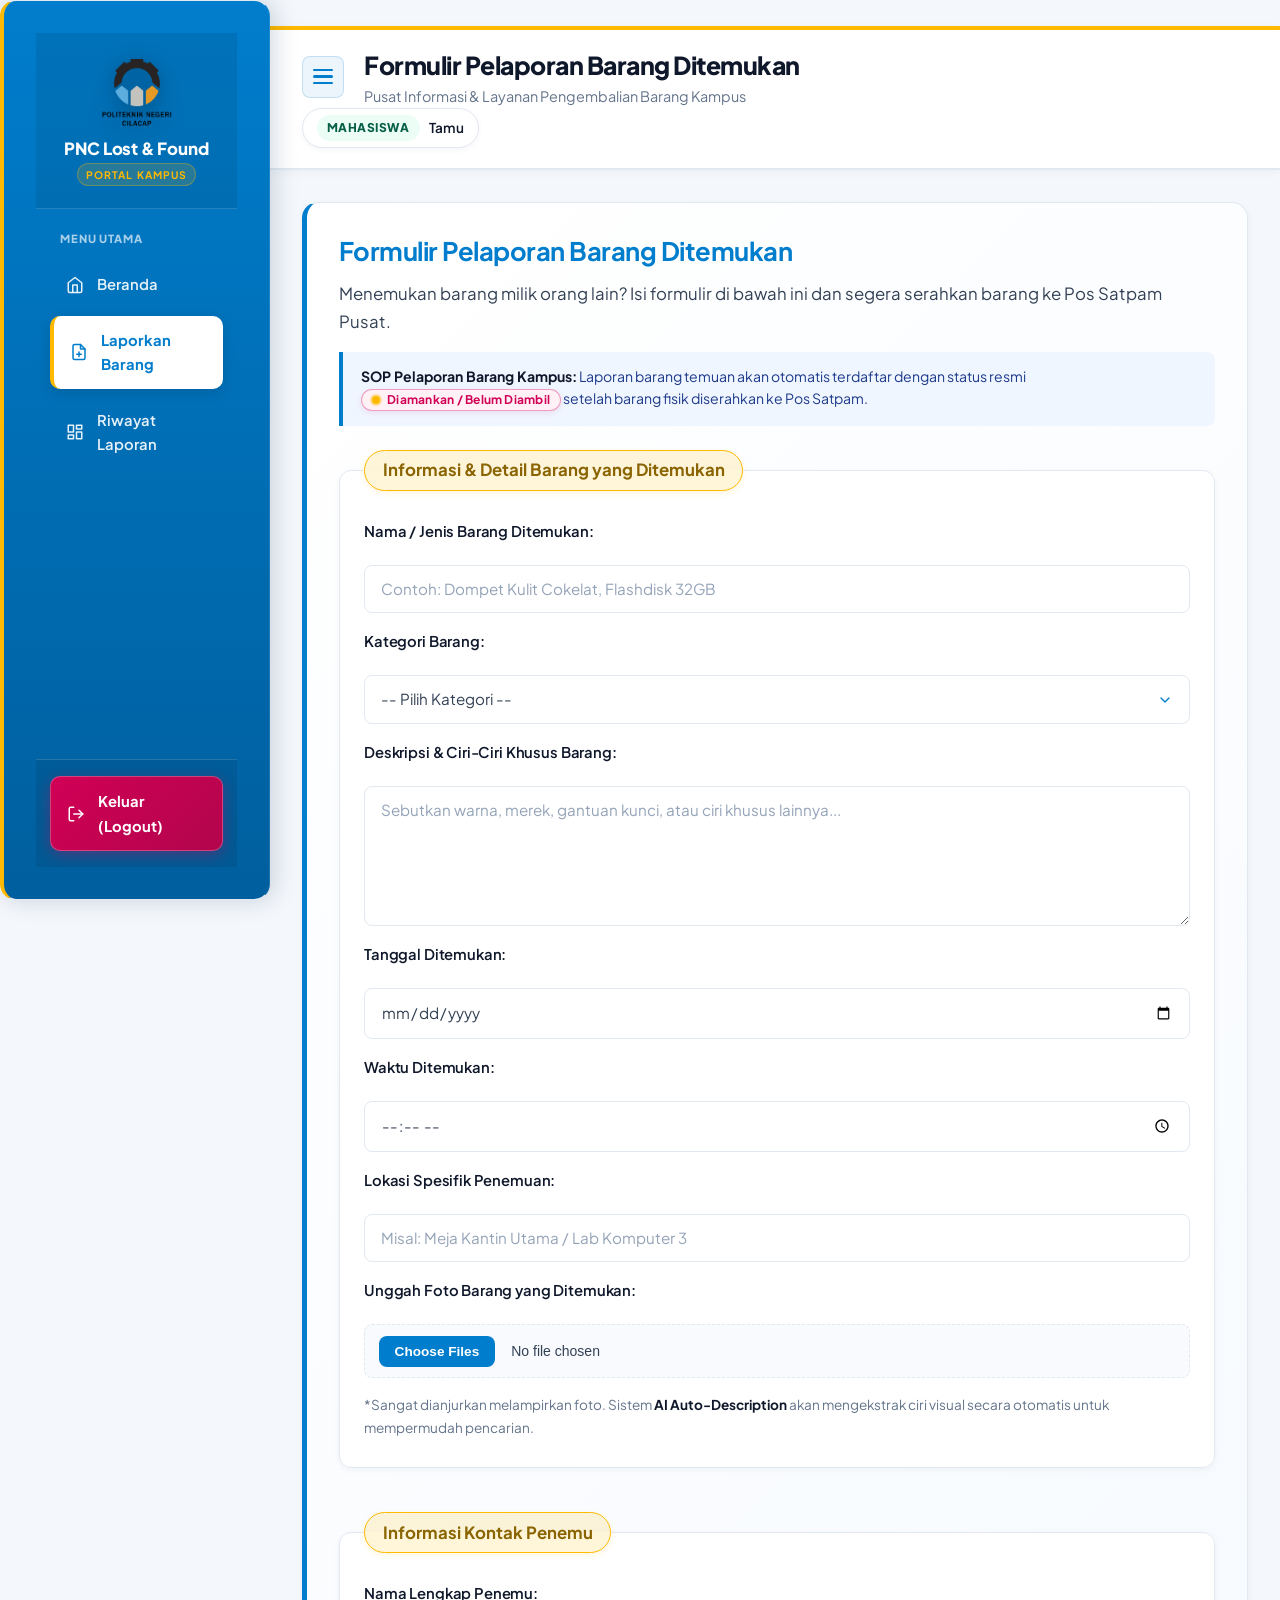
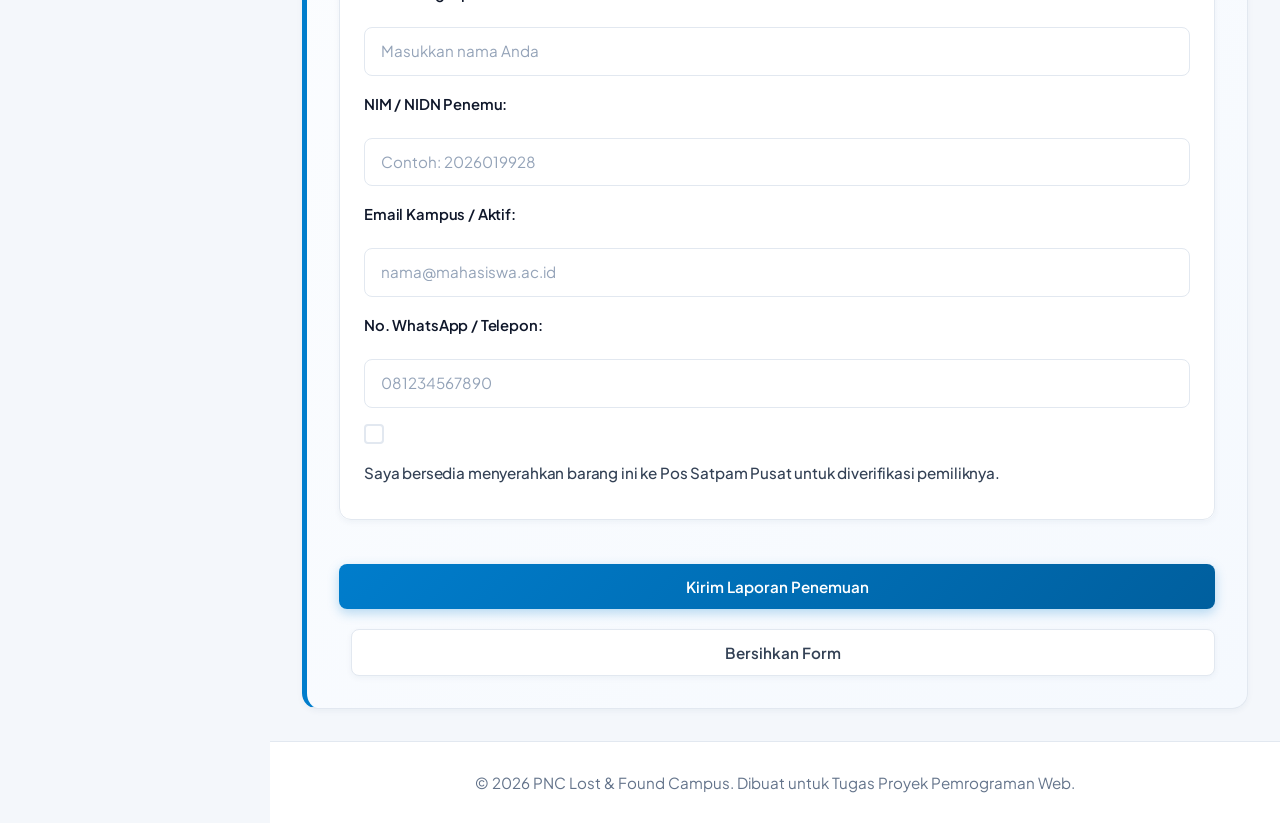
<file: lapor.html>
<!DOCTYPE html>
<html lang="id">
<head>
    <meta charset="UTF-8">
    <meta name="viewport" content="width=device-width, initial-scale=1.0">
    <title>Laporkan Barang Ditemukan - PNC Lost & Found</title>
    <link rel="stylesheet" href="style.css">
</head>
<body>

    <!-- PURE CSS SIDEBAR TOGGLE CONTROLLER (NO JAVASCRIPT) -->
    <input type="checkbox" id="sidebar-toggle" class="sidebar-toggle-input">

    <!-- Mobile Backdrop Overlay (Tap to close sidebar) -->
    <label for="sidebar-toggle" class="sidebar-backdrop" aria-label="Tutup Menu"></label>

    <div class="app-layout">
        <!-- Sidebar Kiri (Toggleable via Pure CSS) -->
        <aside class="sidebar">
            <div class="sidebar-brand">
                <div class="brand-logo-container">
                    <img src="Logo-PNC-3.png" alt="Logo PNC" class="sidebar-logo">
                    <div class="brand-text">
                        <span class="brand-title">PNC Lost &amp; Found</span>
                        <span class="brand-tag">PORTAL KAMPUS</span>
                    </div>
                </div>
                <!-- Close Button on Mobile -->
                <label for="sidebar-toggle" class="sidebar-close-btn" aria-label="Tutup Menu">&times;</label>
            </div>

            <nav class="sidebar-nav">
                <span class="nav-category">MENU UTAMA</span>
                <a href="index.html" class="nav-link">
                    <svg class="nav-icon" viewBox="0 0 24 24" width="18" height="18" fill="none" stroke="currentColor" stroke-width="2" stroke-linecap="round" stroke-linejoin="round">
                        <path d="M3 9l9-7 9 7v11a2 2 0 0 1-2 2H5a2 2 0 0 1-2-2z"></path>
                        <polyline points="9 22 9 12 15 12 15 22"></polyline>
                    </svg>
                    <span class="nav-text">Beranda</span>
                </a>
                <a href="lapor.html" class="nav-link active">
                    <svg class="nav-icon" viewBox="0 0 24 24" width="18" height="18" fill="none" stroke="currentColor" stroke-width="2" stroke-linecap="round" stroke-linejoin="round">
                        <path d="M14 2H6a2 2 0 0 0-2 2v16a2 2 0 0 0 2 2h12a2 2 0 0 0 2-2V8z"></path>
                        <polyline points="14 2 14 8 20 8"></polyline>
                        <line x1="12" y1="18" x2="12" y2="12"></line>
                        <line x1="9" y1="15" x2="15" y2="15"></line>
                    </svg>
                    <span class="nav-text">Laporkan Barang</span>
                </a>
                <a href="dashboard.html" class="nav-link">
                    <svg class="nav-icon" viewBox="0 0 24 24" width="18" height="18" fill="none" stroke="currentColor" stroke-width="2" stroke-linecap="round" stroke-linejoin="round">
                        <rect x="3" y="3" width="7" height="9"></rect>
                        <rect x="14" y="3" width="7" height="5"></rect>
                        <rect x="14" y="12" width="7" height="9"></rect>
                        <rect x="3" y="16" width="7" height="5"></rect>
                    </svg>
                    <span class="nav-text">Riwayat Laporan</span>
                </a>
            </nav>

            <div class="sidebar-footer">
                <a href="login.html" class="nav-link logout-btn" onclick="localStorage.clear();">
                    <svg class="nav-icon" viewBox="0 0 24 24" width="18" height="18" fill="none" stroke="currentColor" stroke-width="2" stroke-linecap="round" stroke-linejoin="round">
                        <path d="M9 21H5a2 2 0 0 1-2-2V5a2 2 0 0 1 2-2h4"></path>
                        <polyline points="16 17 21 12 16 7"></polyline>
                        <line x1="21" y1="12" x2="9" y2="12"></line>
                    </svg>
                    <span class="nav-text">Keluar (Logout)</span>
                </a>
            </div>
        </aside>

        <!-- Area Konten Utama -->
        <div class="main-wrapper">
            <header class="topbar">
                <div class="topbar-left">
                    <!-- Hamburger Toggle Button (CSS Checkbox Hack) -->
                    <label for="sidebar-toggle" class="sidebar-toggle-btn" aria-label="Toggle Sidebar Menu">
                        <span class="hamburger-bar"></span>
                        <span class="hamburger-bar"></span>
                        <span class="hamburger-bar"></span>
                    </label>
                    <div class="topbar-title">
                        <h1>Formulir Pelaporan Barang Ditemukan</h1>
                        <p>Pusat Informasi &amp; Layanan Pengembalian Barang Kampus</p>
                    </div>
                </div>

                <!-- User Profile Session Badge -->
                <div class="user-profile-badge" id="user-profile-badge" title="Status Sesi Pengguna Aktif">
                    <span class="user-role-pill" id="current-user-role">Memuat...</span>
                    <span class="user-display-name" id="current-user-name">Pengguna</span>
                </div>
            </header>

            <main>
                <section>
                    <h2>Formulir Pelaporan Barang Ditemukan</h2>
                    <p>Menemukan barang milik orang lain? Isi formulir di bawah ini dan segera serahkan barang ke Pos Satpam Pusat.</p>

                    <div class="sop-instruction-box" style="margin-bottom: 1.5rem;">
                        <strong>SOP Pelaporan Barang Kampus:</strong> Laporan barang temuan akan otomatis terdaftar dengan status resmi <span class="status-badge status-diamankan" style="padding: 0.2rem 0.6rem; font-size: 0.75rem;">Diamankan / Belum Diambil</span> setelah barang fisik diserahkan ke Pos Satpam.
                    </div>

                    <form action="dashboard.html" method="POST" enctype="multipart/form-data">

                        <!-- Penggabungan Blok Informasi & Detail Kejadian -->
                        <fieldset>
                            <legend>Informasi &amp; Detail Barang yang Ditemukan</legend>

                            <label for="nama_barang">Nama / Jenis Barang Ditemukan:</label><br>
                            <input type="text" id="nama_barang" name="nama_barang" placeholder="Contoh: Dompet Kulit Cokelat, Flashdisk 32GB" required maxlength="60"><br><br>

                            <label for="kategori_select">Kategori Barang:</label><br>
                            <select id="kategori_select" name="kategori_select" required>
                                <option value="">-- Pilih Kategori --</option>
                                <option value="elektronik">Elektronik &amp; Gadget</option>
                                <option value="dokumen">Dokumen &amp; Kartu Identitas (KTM/SIM/ATM)</option>
                                <option value="pribadi">Pakaian &amp; Aksesoris</option>
                                <option value="perhiasan">Perhiasan &amp; Uang</option>
                                <option value="lainnya">Lain-lain</option>
                            </select><br><br>

                            <label for="deskripsi">Deskripsi &amp; Ciri-Ciri Khusus Barang:</label><br>
                            <textarea id="deskripsi" name="deskripsi" rows="5" cols="45" placeholder="Sebutkan warna, merek, gantuan kunci, atau ciri khusus lainnya..." required></textarea><br><br>

                            <label for="tgl_ditemukan">Tanggal Ditemukan:</label><br>
                            <input type="date" id="tgl_ditemukan" name="tgl_ditemukan" required><br><br>

                            <label for="waktu_ditemukan">Waktu Ditemukan:</label><br>
                            <input type="time" id="waktu_ditemukan" name="waktu_ditemukan"><br><br>

                            <label for="lokasi">Lokasi Spesifik Penemuan:</label><br>
                            <input type="text" id="lokasi" name="lokasi" placeholder="Misal: Meja Kantin Utama / Lab Komputer 3" required><br><br>

                            <label for="foto_barang">Unggah Foto Barang yang Ditemukan:</label><br>
                            <input type="file" id="foto_barang" name="foto_barang" accept="image/*" multiple><br>
                            <small>*Sangat dianjurkan melampirkan foto. Sistem <strong>AI Auto-Description</strong> akan mengekstrak ciri visual secara otomatis untuk mempermudah pencarian.</small>
                        </fieldset>

                        <br>

                        <!-- Blok Informasi Penemu -->
                        <fieldset>
                            <legend>Informasi Kontak Penemu</legend>

                            <label for="nama_penemu">Nama Lengkap Penemu:</label><br>
                            <input type="text" id="nama_penemu" name="nama_penemu" placeholder="Masukkan nama Anda" required><br><br>

                            <label for="nim_penemu">NIM / NIDN Penemu:</label><br>
                            <input type="text" id="nim_penemu" name="nim_penemu" placeholder="Contoh: 2026019928" pattern="[0-9]+" title="Hanya masukkan angka" required><br><br>

                            <label for="email_penemu">Email Kampus / Aktif:</label><br>
                            <input type="email" id="email_penemu" name="email_penemu" placeholder="nama@mahasiswa.ac.id" required><br><br>

                            <label for="hp_penemu">No. WhatsApp / Telepon:</label><br>
                            <input type="tel" id="hp_penemu" name="hp_penemu" placeholder="081234567890" pattern="[0-9]{10,13}" title="Nomor telepon 10-13 digit" required><br><br>

                            <input type="checkbox" id="setuju" name="setuju" required>
                            <label for="setuju">Saya bersedia menyerahkan barang ini ke Pos Satpam Pusat untuk diverifikasi pemiliknya.</label>
                        </fieldset>

                        <br>

                        <button type="submit">Kirim Laporan Penemuan</button>
                        <button type="reset">Bersihkan Form</button>

                    </form>
                </section>
            </main>

            <footer>
                <p>&copy; 2026 PNC Lost &amp; Found Campus. Dibuat untuk Tugas Proyek Pemrograman Web.</p>
            </footer>
        </div>
    </div>

    <!-- Script RBAC Session Initializer -->
    <script>
        function initUserSession() {
            const role = localStorage.getItem('pnc_user_role') || 'role-mahasiswa';
            const username = localStorage.getItem('pnc_username') || 'Tamu';
            const roleLabel = localStorage.getItem('pnc_role_label') || (role === 'role-admin' ? 'Admin' : (role === 'role-satpam' ? 'Satpam' : 'Mahasiswa'));

            document.body.className = role;

            const roleEl = document.getElementById('current-user-role');
            const nameEl = document.getElementById('current-user-name');
            if (roleEl) roleEl.textContent = roleLabel;
            if (nameEl) nameEl.textContent = username;
        }

        document.addEventListener('DOMContentLoaded', initUserSession);
    </script>
</body>
</html>
</file>
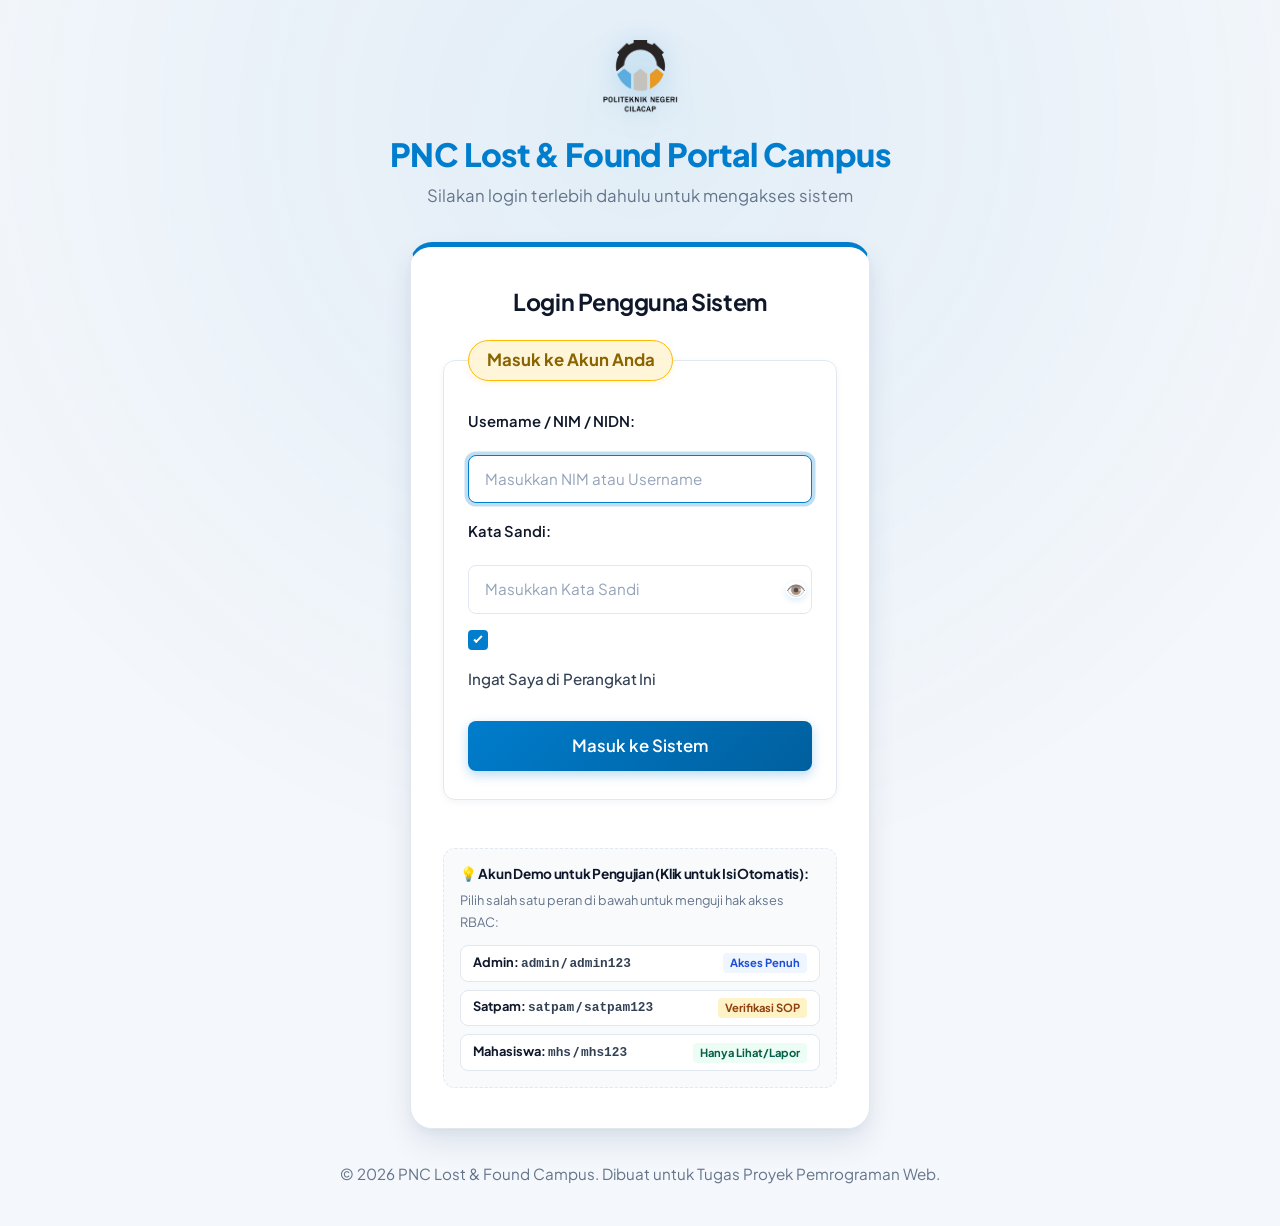
<file: login.html>
<!DOCTYPE html>
<html lang="id">
<head>
    <meta charset="UTF-8">
    <meta name="viewport" content="width=device-width, initial-scale=1.0">
    <title>Login - PNC Lost & Found Campus</title>
    <link rel="stylesheet" href="style.css">
    <script src="script.js"></script>
</body>
</head>
<body>

    <div class="login-wrapper">
        <header class="login-header">
            <img src="Logo-PNC-3.png" alt="Logo PNC" class="login-logo">
            <h1>PNC Lost &amp; Found Portal Campus</h1>
            <p>Silakan login terlebih dahulu untuk mengakses sistem</p>
        </header>

        <main>
            <section>
                <h2>Login Pengguna Sistem</h2>
                <div id="login-error" class="login-error-alert" role="alert"></div>
                
                <form id="login-form" onsubmit="handleLogin(event)">
                    <fieldset>
                        <legend>Masuk ke Akun Anda</legend>

                        <label for="username">Username / NIM / NIDN:</label><br>
                        <input type="text" id="username" name="username" placeholder="Masukkan NIM atau Username" required autofocus><br><br>

                        <label for="password">Kata Sandi:</label><br>
                        <input type="password" id="password" name="password" placeholder="Masukkan Kata Sandi" required><br><br>

                        <input type="checkbox" id="remember" name="remember" checked>
                        <label for="remember">Ingat Saya di Perangkat Ini</label><br><br>

                        <button type="submit" id="btn-login" style="width: 100%;">Masuk ke Sistem</button>
                    </fieldset>
                </form>

                <!-- Box Bantuan Akun Demo untuk Pengujian -->
                <div class="login-demo-box">
                    <h4>💡 Akun Demo untuk Pengujian (Klik untuk Isi Otomatis):</h4>
                    <p style="font-size: 0.8rem; color: var(--text-muted); margin: 0 0 0.75rem 0;">Pilih salah satu peran di bawah untuk menguji hak akses RBAC:</p>
                    <div class="demo-account-list">
                        <button type="button" class="demo-account-btn" onclick="quickFill('admin')" title="Klik untuk isi form dengan akun Admin">
                            <span><strong>Admin:</strong> <code>admin</code> / <code>admin123</code></span>
                            <span class="badge" style="background: #EFF6FF; color: #1D4ED8;">Akses Penuh</span>
                        </button>
                        <button type="button" class="demo-account-btn" onclick="quickFill('satpam')" title="Klik untuk isi form dengan akun Satpam">
                            <span><strong>Satpam:</strong> <code>satpam</code> / <code>satpam123</code></span>
                            <span class="badge" style="background: #FEF3C7; color: #92400E;">Verifikasi SOP</span>
                        </button>
                        <button type="button" class="demo-account-btn" onclick="quickFill('mhs')" title="Klik untuk isi form dengan akun Mahasiswa">
                            <span><strong>Mahasiswa:</strong> <code>mhs</code> / <code>mhs123</code></span>
                            <span class="badge" style="background: #ECFDF5; color: #065F46;">Hanya Lihat/Lapor</span>
                        </button>
                    </div>
                </div>
            </section>
        </main>

        <footer>
            <p>&copy; 2026 PNC Lost &amp; Found Campus. Dibuat untuk Tugas Proyek Pemrograman Web.</p>
        </footer>
    </div>

    <!-- Script Autentikasi Mock & RBAC Storage -->
    <script>
        const ACCOUNTS = {
            'admin': { pass: 'admin123', role: 'admin', label: 'Admin', name: 'Administrator' },
            'satpam': { pass: 'satpam123', role: 'satpam', label: 'Satpam', name: 'Petugas Satpam' },
            'mhs': { pass: 'mhs123', role: 'mahasiswa', label: 'Mahasiswa', name: 'Mahasiswa PNC' }
        };

        function quickFill(user) {
            if (ACCOUNTS[user]) {
                document.getElementById('username').value = user;
                document.getElementById('password').value = ACCOUNTS[user].pass;
                const err = document.getElementById('login-error');
                if (err) err.style.display = 'none';
            }
        }

        function handleLogin(e) {
            e.preventDefault();
            const u = document.getElementById('username').value.trim();
            const p = document.getElementById('password').value;
            const errBox = document.getElementById('login-error');

            if (ACCOUNTS[u] && ACCOUNTS[u].pass === p) {
                const acc = ACCOUNTS[u];
                localStorage.setItem('pnc_user_role', 'role-' + acc.role);
                localStorage.setItem('pnc_username', u);
                localStorage.setItem('pnc_role_label', acc.label);
                localStorage.setItem('pnc_display_name', acc.name);
                // Redirect langsung ke dashboard sesuai kebutuhan BRD
                window.location.href = 'dashboard.html';
            } else {
                errBox.textContent = 'Username atau kata sandi tidak valid. Silakan gunakan salah satu akun demo di bawah.';
                errBox.style.display = 'block';
            }
        }
    </script>
</body>
</html>
</file>
<file: style.css>
/* ==========================================================================
   PNC LOST & FOUND CAMPUS - MODERN ADMIN DASHBOARD STYLESHEET
   Design System:
     Primary:        #007DCC (Royal Electric Blue - Sidebar & Brand)
     Accent:         #FFB900 (Vibrant Warm Gold / Amber - Highlights & Badges)
     Danger/Logout:  #D10056 (Vivid Crimson - Logout & Urgent Alerts)
     Darker Accent:  #B2054C (Deep Rich Crimson Wine - Hover / Active)
   Pure CSS Sidebar: Toggleable via CSS Checkbox Hack (NO JavaScript)
   ========================================================================== */

/* 1. Google Font Import */
@import url('https://fonts.googleapis.com/css2?family=Plus+Jakarta+Sans:ital,wght@0,300;0,400;0,500;0,600;0,700;0,800;1,400;1,500&display=swap');

/* 2. Design Tokens & CSS Custom Properties */
:root {
    /* Brand Core Palette */
    --color-primary: #007DCC;
    --color-primary-rgb: 0, 125, 204;
    --color-primary-hover: #005F9E;
    --color-primary-dark: #053358;
    --color-primary-soft: rgba(0, 125, 204, 0.08);

    --color-accent-gold: #FFB900;
    --color-accent-gold-rgb: 255, 185, 0;
    --color-accent-gold-hover: #E5A600;
    --color-accent-gold-soft: rgba(255, 185, 0, 0.15);

    --color-danger-logout: #D10056;
    --color-danger-logout-rgb: 209, 0, 86;
    --color-danger-hover: #B2054C;
    --color-danger-soft: rgba(209, 0, 86, 0.12);

    --color-accent-darker: #B2054C;
    --color-accent-darker-hover: #8F043D;

    /* Backgrounds & Canvas */
    --color-bg-canvas: #F4F7FB;
    --surface-card: #FFFFFF;
    --surface-subtle: #F8FAFD;
    --surface-border: #E2E8F0;
    --surface-border-hover: #CBD5E1;

    /* Typography & Contrast */
    --text-heading: #0F172A;
    --text-body: #334155;
    --text-muted: #64748B;
    --text-light: #94A3B8;
    --text-white: #FFFFFF;

    /* Layout Dimensions */
    --sidebar-width: 270px;

    /* Shadows & Elevation */
    --shadow-xs: 0 1px 2px rgba(0, 0, 0, 0.04);
    --shadow-sm: 0 2px 6px rgba(0, 50, 100, 0.05);
    --shadow-md: 0 6px 18px -2px rgba(0, 50, 100, 0.08), 0 2px 6px -1px rgba(0, 50, 100, 0.04);
    --shadow-lg: 0 14px 32px -4px rgba(0, 50, 100, 0.12), 0 4px 10px -2px rgba(0, 50, 100, 0.05);
    --shadow-hover: 0 16px 36px -4px rgba(0, 50, 100, 0.15), 0 6px 14px -2px rgba(0, 50, 100, 0.06);
    --shadow-focus: 0 0 0 3.5px rgba(0, 125, 204, 0.25);

    /* Rounded Radii */
    --radius-sm: 8px;
    --radius-md: 12px;
    --radius-lg: 16px;
    --radius-xl: 22px;
    --radius-pill: 9999px;

    /* Smooth Transitions */
    --transition-fast: 0.15s ease;
    --transition-normal: 0.25s ease;
    --transition-smooth: 0.32s cubic-bezier(0.2, 0.8, 0.2, 1);
}

/* 3. Global Reset & Base Setup */
*, *::before, *::after {
    box-sizing: border-box;
    margin: 0;
    padding: 0;
}

html {
    scroll-behavior: smooth;
    -webkit-font-smoothing: antialiased;
    -moz-osx-font-smoothing: grayscale;
    font-size: 16px;
}

body {
    font-family: 'Plus Jakarta Sans', -apple-system, BlinkMacSystemFont, 'Segoe UI', Roboto, Helvetica, Arial, sans-serif;
    background-color: var(--color-bg-canvas);
    color: var(--text-body);
    line-height: 1.65;
    min-height: 100vh;
    overflow-x: hidden;
}

/* Remove default harsh horizontal rules from legacy HTML markup */
hr {
    display: none;
}

img {
    max-width: 100%;
    height: auto;
    display: block;
}

/* 4. Typography Hierarchy & Contrast */
h1, h2, h3, h4, h5, h6 {
    color: var(--text-heading);
    font-weight: 700;
    line-height: 1.25;
    letter-spacing: -0.02em;
}

h1 {
    font-size: 1.75rem;
    font-weight: 800;
}

h2 {
    font-size: 1.5rem;
    margin-bottom: 0.85rem;
    position: relative;
}

h3 {
    font-size: 1.2rem;
    margin-bottom: 0.75rem;
}

p {
    margin-bottom: 1rem;
    font-size: 0.95rem;
}

p:last-child {
    margin-bottom: 0;
}

strong {
    color: var(--text-heading);
    font-weight: 700;
}

small {
    font-size: 0.85rem;
    color: var(--text-muted);
}

a {
    color: var(--color-primary);
    text-decoration: none;
    font-weight: 600;
    transition: color var(--transition-fast), transform var(--transition-fast);
}

a:hover {
    color: var(--color-primary-hover);
}

a:focus-visible {
    outline: 2px solid var(--color-primary);
    outline-offset: 3px;
    border-radius: var(--radius-sm);
}

/* ==========================================================================
   5. PURE CSS SIDEBAR TOGGLE (CSS CHECKBOX HACK - NO JAVASCRIPT)
   ========================================================================== */

/* The hidden checkbox input controller */
.sidebar-toggle-input {
    position: fixed;
    top: -9999px;
    left: -9999px;
    opacity: 0;
    pointer-events: none;
    visibility: hidden;
}

/* Mobile Backdrop Overlay */
.sidebar-backdrop {
    display: none;
    position: fixed;
    inset: 0;
    background: rgba(5, 51, 88, 0.5);
    backdrop-filter: blur(3px);
    -webkit-backdrop-filter: blur(3px);
    z-index: 998;
    opacity: 0;
    pointer-events: none;
    transition: opacity var(--transition-smooth);
    cursor: pointer;
}

/* Hamburger Menu Toggle Button (Label) */
.sidebar-toggle-btn {
    display: inline-flex;
    flex-direction: column;
    justify-content: center;
    align-items: center;
    gap: 4.5px;
    width: 42px;
    height: 42px;
    background: var(--color-primary-soft);
    border: 1.5px solid rgba(0, 125, 204, 0.18);
    border-radius: var(--radius-sm);
    cursor: pointer;
    transition: all var(--transition-normal);
    flex-shrink: 0;
}

.sidebar-toggle-btn:hover {
    background: var(--color-primary);
    border-color: var(--color-primary);
    box-shadow: 0 4px 12px rgba(0, 125, 204, 0.25);
}

.sidebar-toggle-btn:hover .hamburger-bar {
    background: #FFFFFF;
}

.hamburger-bar {
    width: 20px;
    height: 2.2px;
    background: var(--color-primary);
    border-radius: 2px;
    transition: all var(--transition-normal);
}

/* Mobile Sidebar Close Button inside Sidebar Header */
.sidebar-close-btn {
    display: none;
    width: 32px;
    height: 32px;
    border-radius: 8px;
    background: rgba(255, 255, 255, 0.15);
    color: #FFFFFF;
    font-size: 1.4rem;
    line-height: 1;
    align-items: center;
    justify-content: center;
    cursor: pointer;
    margin-left: auto;
    transition: background var(--transition-fast);
}

.sidebar-close-btn:hover {
    background: rgba(255, 255, 255, 0.28);
}

/* ==========================================================================
   6. Sidebar Layout & Sliding Transitions
   ========================================================================== */

/* Main Layout Wrapper */
.app-layout {
    display: flex;
    min-height: 100vh;
    background-color: var(--color-bg-canvas);
    width: 100%;
    position: relative;
}

/* Left Sidebar */
.sidebar {
    width: var(--sidebar-width);
    height: 100vh;
    position: fixed;
    top: 0;
    left: 0;
    bottom: 0;
    background: linear-gradient(180deg, #007DCC 0%, #005F9E 100%);
    color: var(--text-white);
    display: flex;
    flex-direction: column;
    z-index: 100;
    box-shadow: 4px 0 24px rgba(0, 45, 90, 0.18);
    border-right: 1px solid rgba(255, 255, 255, 0.12);
    transition: transform var(--transition-smooth), width var(--transition-smooth);
}

/* Sidebar Brand Header with Logo-PNC-3.png */
.sidebar-brand {
    padding: 1.6rem 1.25rem 1.4rem;
    display: flex;
    flex-direction: column;
    align-items: center;
    text-align: center;
    position: relative;
    border-bottom: 1px solid rgba(255, 255, 255, 0.15);
    background: rgba(0, 0, 0, 0.08);
}

.brand-logo-container {
    display: flex;
    flex-direction: column;
    align-items: center;
    justify-content: center;
    width: 100%;
}

.sidebar-logo {
    width: 70px;
    height: auto;
    object-fit: contain;
    margin-bottom: 10px;
    filter: drop-shadow(0 4px 10px rgba(0, 0, 0, 0.3));
    transition: transform var(--transition-fast);
    display: block;
}

.sidebar-logo:hover {
    transform: scale(1.06);
}

.brand-text {
    display: flex;
    flex-direction: column;
    align-items: center;
}

.brand-title {
    font-weight: 800;
    font-size: 1.05rem;
    color: var(--text-white);
    line-height: 1.25;
    letter-spacing: -0.01em;
}

.brand-tag {
    font-size: 0.65rem;
    font-weight: 700;
    letter-spacing: 0.1em;
    color: var(--color-accent-gold);
    margin-top: 4px;
    background: rgba(255, 185, 0, 0.15);
    padding: 2px 8px;
    border-radius: var(--radius-pill);
    border: 1px solid rgba(255, 185, 0, 0.3);
}

/* Navigation Links */
.sidebar-nav {
    flex: 1;
    padding: 1.25rem 0.85rem;
    display: flex;
    flex-direction: column;
    gap: 0.45rem;
    overflow-y: auto;
}

.nav-category {
    font-size: 0.7rem;
    font-weight: 800;
    text-transform: uppercase;
    letter-spacing: 0.08em;
    color: rgba(255, 255, 255, 0.65);
    padding: 0 0.65rem;
    margin-bottom: 0.35rem;
    display: block;
}

.nav-link {
    display: flex;
    align-items: center;
    gap: 0.85rem;
    padding: 0.75rem 1rem;
    color: rgba(255, 255, 255, 0.9);
    font-size: 0.925rem;
    font-weight: 600;
    border-radius: 10px;
    text-decoration: none;
    transition: all var(--transition-fast);
}

.nav-link .nav-icon {
    flex-shrink: 0;
    stroke: currentColor;
    transition: transform var(--transition-fast);
}

.nav-link:hover {
    background: rgba(255, 255, 255, 0.16);
    color: var(--text-white);
    transform: translateX(4px);
}

.nav-link:hover .nav-icon {
    transform: scale(1.1);
}

/* Active Link State with Gold Indicator */
.nav-link.active {
    background: var(--surface-card);
    color: var(--color-primary);
    font-weight: 700;
    box-shadow: 0 4px 14px rgba(0, 0, 0, 0.12);
    border-left: 4px solid var(--color-accent-gold);
}

.nav-link.active .nav-icon {
    stroke: var(--color-primary);
}

/* Sidebar Footer (Logout Section) */
.sidebar-footer {
    padding: 1rem 0.85rem;
    border-top: 1px solid rgba(255, 255, 255, 0.15);
    background: rgba(0, 0, 0, 0.08);
}

/* Danger / Logout Button Highlight */
.logout-btn {
    background: linear-gradient(135deg, var(--color-danger-logout) 0%, var(--color-accent-darker) 100%) !important;
    color: var(--text-white) !important;
    font-weight: 700 !important;
    border-radius: 10px;
    box-shadow: 0 4px 14px rgba(209, 0, 86, 0.35);
    border: 1px solid rgba(255, 255, 255, 0.25);
    display: flex;
    align-items: center;
    gap: 0.85rem;
    padding: 0.75rem 1rem;
    transition: all var(--transition-normal);
}

.logout-btn .nav-icon {
    stroke: var(--text-white) !important;
}

.logout-btn:hover {
    background: linear-gradient(135deg, var(--color-accent-darker) 0%, #8E033C 100%) !important;
    transform: translateY(-2px) !important;
    box-shadow: 0 6px 18px rgba(209, 0, 86, 0.48);
}

.logout-btn:active {
    transform: translateY(0) !important;
    box-shadow: 0 2px 6px rgba(209, 0, 86, 0.25);
}

/* ==========================================================================
   7. Main Content Area & Desktop Content Push
   ========================================================================== */
.main-wrapper {
    margin-left: var(--sidebar-width);
    flex: 1;
    min-height: 100vh;
    display: flex;
    flex-direction: column;
    background-color: var(--color-bg-canvas);
    width: calc(100% - var(--sidebar-width));
    transition: margin-left var(--transition-smooth), width var(--transition-smooth);
}

/* Topbar Header */
.topbar {
    background: var(--surface-card);
    border-bottom: 2px solid var(--surface-border);
    border-top: 4px solid var(--color-accent-gold);
    padding: 1.25rem 2rem;
    box-shadow: 0 2px 10px rgba(0, 45, 90, 0.04);
}

.topbar-left {
    display: flex;
    align-items: center;
    gap: 1.25rem;
}

.topbar-title h1 {
    font-size: 1.55rem;
    color: var(--text-heading);
    font-weight: 800;
    margin-bottom: 0.2rem;
    letter-spacing: -0.02em;
}

.topbar-title p {
    color: var(--text-muted);
    font-size: 0.9rem;
    margin: 0;
}

/* Main Content Container inside main-wrapper */
.main-wrapper main {
    flex: 1;
    width: 100%;
    max-width: 1200px;
    margin: 2rem auto;
    padding: 0 2rem;
    display: flex;
    flex-direction: column;
    gap: 2rem;
}

/* Layout for index page containing aside */
@media (min-width: 1024px) {
    .main-wrapper main:has(aside) {
        display: grid;
        grid-template-columns: 1fr 340px;
        gap: 2rem;
        align-items: start;
    }

    /* All sections before reports span full width across both columns */
    .main-wrapper main:has(aside) > section:not(.reports-section) {
        grid-column: 1 / -1;
    }

    /* Reports section sits in the primary column */
    .main-wrapper main:has(aside) > .reports-section {
        grid-column: 1;
    }

    /* Aside sticky in right column */
    .main-wrapper main:has(aside) > aside {
        grid-column: 2;
        position: sticky;
        top: 2rem;
    }
}

/* ==========================================================================
   8. Desktop Toggle Logic (Push / Collapse Content)
   ========================================================================== */
@media (min-width: 992px) {
    /* When checkbox is checked on desktop, collapse sidebar and expand content */
    .sidebar-toggle-input:checked ~ .app-layout .sidebar {
        transform: translateX(-100%);
    }

    .sidebar-toggle-input:checked ~ .app-layout .main-wrapper {
        margin-left: 0;
        width: 100%;
    }
}

/* ==========================================================================
   9. Mobile & Tablet Toggle Logic (Slide In Over Content + Backdrop)
   ========================================================================== */
@media (max-width: 991px) {
    /* Main wrapper full width on mobile */
    .main-wrapper {
        margin-left: 0;
        width: 100%;
    }

    /* Sidebar starts hidden off-screen to the left */
    .sidebar {
        position: fixed;
        top: 0;
        left: 0;
        width: 280px;
        max-width: 85vw;
        height: 100vh;
        transform: translateX(-100%);
        z-index: 1000;
        box-shadow: none;
    }

    .sidebar-close-btn {
        display: inline-flex;
    }

    /* When checked on mobile, slide sidebar IN over content */
    .sidebar-toggle-input:checked ~ .app-layout .sidebar {
        transform: translateX(0);
        box-shadow: 10px 0 35px rgba(0, 45, 90, 0.35);
    }

    /* Show backdrop overlay to darken background and allow tap-to-close */
    .sidebar-toggle-input:checked ~ .sidebar-backdrop {
        display: block;
        opacity: 1;
        pointer-events: auto;
    }

    .topbar {
        padding: 1rem 1.25rem;
    }

    .topbar-left {
        gap: 0.85rem;
    }

    .topbar-title h1 {
        font-size: 1.3rem;
    }

    .topbar-title p {
        font-size: 0.825rem;
    }

    .main-wrapper main {
        padding: 0 1rem;
        margin: 1.25rem auto;
        gap: 1.25rem;
    }

    section, aside {
        padding: 1.25rem 1rem;
    }
}

/* ==========================================================================
   10. Dashboard Found Items Visual Category Cards (dashboard.html Requirement)
   ========================================================================== */
.found-categories-card {
    background: var(--surface-card);
    border-radius: var(--radius-lg);
    border: 1px solid var(--surface-border);
    box-shadow: var(--shadow-sm);
    padding: 1.75rem 2rem;
    margin-bottom: 0.5rem;
}

.section-header-flex {
    display: flex;
    justify-content: space-between;
    align-items: flex-start;
    gap: 1rem;
    margin-bottom: 1.25rem;
    flex-wrap: wrap;
}

.section-header-flex h3 {
    margin-bottom: 0.25rem;
    color: var(--text-heading);
}

.section-header-flex p {
    color: var(--text-muted);
    font-size: 0.9rem;
    margin: 0;
}

.view-all-link {
    display: inline-flex;
    align-items: center;
    gap: 0.4rem;
    font-size: 0.875rem;
    font-weight: 700;
    color: var(--color-primary);
    background: var(--color-primary-soft);
    padding: 0.45rem 1rem;
    border-radius: var(--radius-pill);
    border: 1px solid rgba(0, 125, 204, 0.15);
    transition: all var(--transition-fast);
}

.view-all-link:hover {
    background: var(--color-primary);
    color: var(--text-white);
    transform: translateX(3px);
}

/* Category Grid */
.category-grid {
    display: grid;
    grid-template-columns: repeat(auto-fit, minmax(230px, 1fr));
    gap: 1rem;
}

/* Individual Category Card (Anchor Link) */
.category-card {
    display: flex;
    align-items: center;
    gap: 1rem;
    padding: 1.15rem 1.25rem;
    background: var(--surface-subtle);
    border: 1.5px solid var(--surface-border);
    border-radius: var(--radius-md);
    text-decoration: none;
    transition: all var(--transition-normal);
    position: relative;
    overflow: hidden;
}

.category-card:hover {
    background: #FFFFFF;
    transform: translateY(-3px);
    box-shadow: var(--shadow-md);
    border-color: var(--color-primary);
}

/* Category Icon Wrapper */
.category-icon-wrapper {
    width: 48px;
    height: 48px;
    border-radius: 12px;
    display: flex;
    align-items: center;
    justify-content: center;
    flex-shrink: 0;
    transition: transform var(--transition-fast);
}

.category-card:hover .category-icon-wrapper {
    transform: scale(1.1);
}

/* Distinct Themes per Category */
.icon-elektronik {
    background: rgba(0, 125, 204, 0.12);
    color: var(--color-primary);
}

.icon-dokumen {
    background: rgba(255, 185, 0, 0.16);
    color: #B28200;
}

.icon-aksesoris {
    background: rgba(209, 0, 86, 0.12);
    color: var(--color-danger-logout);
}

.icon-kunci {
    background: rgba(5, 150, 105, 0.14);
    color: #059669;
}

/* Category Info */
.category-info {
    flex: 1;
    display: flex;
    flex-direction: column;
}

.category-info h4 {
    font-size: 0.95rem;
    font-weight: 700;
    color: var(--text-heading);
    margin-bottom: 0.2rem;
    line-height: 1.3;
}

.category-info span {
    font-size: 0.8rem;
    font-weight: 500;
    color: var(--text-muted);
}

.category-badge-arrow {
    color: var(--text-light);
    font-size: 1.1rem;
    transition: transform var(--transition-fast), color var(--transition-fast);
}

.category-card:hover .category-badge-arrow {
    transform: translateX(4px);
    color: var(--color-primary);
}

/* Item Link inside Dashboard Log Table */
.item-link {
    display: inline-flex;
    align-items: center;
    gap: 0.5rem;
    color: var(--text-heading);
    font-weight: 600;
    transition: color var(--transition-fast);
}

.item-link:hover {
    color: var(--color-primary);
}

.item-type-icon {
    font-size: 1.1rem;
}

/* ==========================================================================
   11. Card-Based Content & Form Components
   ========================================================================== */
section, aside {
    background-color: var(--surface-card);
    padding: 2rem;
    border-radius: var(--radius-lg);
    border: 1px solid var(--surface-border);
    box-shadow: var(--shadow-sm);
    transition: transform var(--transition-fast), box-shadow var(--transition-normal);
}

section:hover, aside:hover {
    box-shadow: var(--shadow-md);
}

/* Hero Card */
.main-wrapper main > section:first-of-type:not(:has(table)):not(:has(input[type="password"])) {
    background: linear-gradient(135deg, #FFFFFF 0%, #F5F9FE 100%);
    border-left: 5px solid var(--color-primary);
    position: relative;
    overflow: hidden;
}

.main-wrapper main > section:first-of-type h2 {
    color: var(--color-primary);
    font-size: 1.6rem;
}

.main-wrapper main > section:first-of-type p {
    color: var(--text-body);
    font-size: 1.05rem;
    max-width: 900px;
}

/* Search Form Grid */
section:has(#search) form {
    display: flex;
    flex-direction: column;
    gap: 1.1rem;
    margin-top: 1rem;
}

@media (min-width: 768px) {
    section:has(#search) form {
        display: grid;
        grid-template-columns: 2fr 1.3fr 1.1fr auto;
        align-items: end;
        gap: 1rem;
    }

    section:has(#search) form > label {
        grid-column: span 1;
    }
}

/* Form Controls */
form {
    display: flex;
    flex-direction: column;
    gap: 1.25rem;
}

form br {
    display: none;
}

label {
    display: inline-block;
    font-size: 0.925rem;
    font-weight: 600;
    color: var(--text-heading);
    margin-bottom: 0.35rem;
    letter-spacing: -0.01em;
}

input[type="text"],
input[type="search"],
input[type="password"],
input[type="email"],
input[type="tel"],
input[type="date"],
input[type="time"],
select,
textarea {
    width: 100%;
    padding: 0.75rem 1rem;
    font-family: inherit;
    font-size: 0.95rem;
    color: var(--text-body);
    background-color: var(--surface-card);
    border: 1.5px solid var(--surface-border);
    border-radius: var(--radius-sm);
    transition: border-color var(--transition-fast), box-shadow var(--transition-fast), background-color var(--transition-fast);
    line-height: 1.5;
}

input[type="text"]:hover,
input[type="search"]:hover,
input[type="password"]:hover,
input[type="email"]:hover,
input[type="tel"]:hover,
input[type="date"]:hover,
input[type="time"]:hover,
select:hover,
textarea:hover {
    border-color: var(--surface-border-hover);
}

input[type="text"]:focus,
input[type="search"]:focus,
input[type="password"]:focus,
input[type="email"]:focus,
input[type="tel"]:focus,
input[type="date"]:focus,
input[type="time"]:focus,
select:focus,
textarea:focus {
    outline: none;
    border-color: var(--color-primary);
    box-shadow: var(--shadow-focus);
    background-color: #FFFFFF;
}

input::placeholder,
textarea::placeholder {
    color: var(--text-light);
    font-weight: 400;
}

textarea {
    min-height: 110px;
    resize: vertical;
}

select {
    cursor: pointer;
    appearance: none;
    -webkit-appearance: none;
    -moz-appearance: none;
    background-image: url("data:image/svg+xml,%3Csvg xmlns='http://www.w3.org/2000/svg' width='16' height='16' viewBox='0 0 24 24' fill='none' stroke='%23007DCC' stroke-width='2' stroke-linecap='round' stroke-linejoin='round'%3E%3Cpolyline points='6 9 12 15 18 9'%3E%3C/polyline%3E%3C/svg%3E");
    background-repeat: no-repeat;
    background-position: right 1rem center;
    background-size: 16px 16px;
    padding-right: 2.5rem;
}

input[type="file"] {
    width: 100%;
    padding: 0.65rem 0.85rem;
    background-color: var(--surface-subtle);
    border: 1.5px dashed var(--surface-border);
    border-radius: var(--radius-sm);
    cursor: pointer;
    font-size: 0.875rem;
    transition: all var(--transition-fast);
}

input[type="file"]:hover {
    border-color: var(--color-primary);
    background-color: var(--color-primary-soft);
}

input[type="file"]::file-selector-button {
    background-color: var(--color-primary);
    color: var(--text-white);
    border: none;
    padding: 0.5rem 1rem;
    border-radius: var(--radius-sm);
    font-size: 0.85rem;
    font-weight: 600;
    cursor: pointer;
    margin-right: 1rem;
    transition: background-color var(--transition-fast);
}

input[type="file"]::file-selector-button:hover {
    background-color: var(--color-primary-hover);
}

input[type="checkbox"] {
    appearance: none;
    -webkit-appearance: none;
    width: 1.25rem;
    height: 1.25rem;
    border: 2px solid var(--surface-border);
    border-radius: 4px;
    outline: none;
    cursor: pointer;
    vertical-align: middle;
    position: relative;
    background-color: #FFFFFF;
    transition: all var(--transition-fast);
    margin-right: 0.5rem;
}

input[type="checkbox"]:hover {
    border-color: var(--color-primary);
}

input[type="checkbox"]:checked {
    background-color: var(--color-primary);
    border-color: var(--color-primary);
}

input[type="checkbox"]:checked::after {
    content: '';
    position: absolute;
    left: 6px;
    top: 2px;
    width: 4px;
    height: 9px;
    border: solid white;
    border-width: 0 2px 2px 0;
    transform: rotate(45deg);
}

input[type="checkbox"]:focus-visible {
    box-shadow: var(--shadow-focus);
}

input[type="checkbox"] + label,
label:has(input[type="checkbox"]) {
    font-weight: 500;
    font-size: 0.95rem;
    color: var(--text-body);
    cursor: pointer;
    vertical-align: middle;
}

fieldset {
    border: 1.5px solid var(--surface-border);
    border-radius: var(--radius-md);
    padding: 1.75rem 1.5rem;
    margin-bottom: 1.5rem;
    background-color: #FFFFFF;
    box-shadow: var(--shadow-sm);
    display: flex;
    flex-direction: column;
    gap: 1rem;
}

legend {
    font-size: 1.05rem;
    font-weight: 700;
    color: #8A6400;
    padding: 0.35rem 1.1rem;
    background: var(--color-accent-gold-soft);
    border: 1.5px solid var(--color-accent-gold);
    border-radius: var(--radius-pill);
    box-shadow: 0 2px 6px rgba(255, 185, 0, 0.15);
}

/* Buttons */
button {
    font-family: inherit;
    font-size: 0.95rem;
    font-weight: 600;
    padding: 0.75rem 1.6rem;
    border-radius: var(--radius-sm);
    cursor: pointer;
    transition: all var(--transition-normal);
    display: inline-flex;
    align-items: center;
    justify-content: center;
    gap: 0.5rem;
    border: none;
    text-decoration: none;
    line-height: 1.4;
    white-space: nowrap;
}

button[type="submit"],
button:not([type="reset"]):not([type="button"]) {
    background: linear-gradient(135deg, var(--color-primary) 0%, var(--color-primary-hover) 100%);
    color: var(--text-white);
    box-shadow: 0 4px 12px rgba(0, 125, 204, 0.28);
}

button[type="submit"]:hover,
button:not([type="reset"]):not([type="button"]):hover {
    background: linear-gradient(135deg, var(--color-primary-hover) 0%, #004B7D 100%);
    transform: translateY(-2px);
    box-shadow: 0 6px 18px rgba(0, 125, 204, 0.38);
}

button[type="submit"]:active,
button:not([type="reset"]):not([type="button"]):active {
    transform: translateY(0);
    box-shadow: 0 2px 6px rgba(0, 125, 204, 0.2);
}

button[type="reset"] {
    background-color: #FFFFFF;
    color: var(--text-body);
    border: 1.5px solid var(--surface-border);
    box-shadow: var(--shadow-sm);
}

button[type="reset"]:hover {
    background-color: #FFF1F2;
    border-color: #FECDD3;
    color: var(--color-danger-logout);
    transform: translateY(-2px);
    box-shadow: 0 4px 12px rgba(209, 0, 86, 0.15);
}

button[type="reset"]:active {
    transform: translateY(0);
}

button[type="button"] {
    background-color: var(--color-primary);
    color: var(--text-white);
    font-size: 0.85rem;
    padding: 0.5rem 1rem;
    border-radius: var(--radius-pill);
    box-shadow: 0 2px 6px rgba(0, 125, 204, 0.2);
}

button[type="button"]:hover {
    background-color: var(--color-primary-hover);
    transform: translateY(-1px);
    box-shadow: 0 4px 10px rgba(0, 125, 204, 0.3);
}

button:disabled,
button[disabled] {
    background-color: #E2E8F0 !important;
    background-image: none !important;
    color: #94A3B8 !important;
    border-color: transparent !important;
    cursor: not-allowed !important;
    transform: none !important;
    box-shadow: none !important;
    opacity: 0.75;
}

button:focus-visible {
    outline: 2px solid var(--color-accent-gold);
    outline-offset: 3px;
}

form > button[type="submit"] + button[type="reset"] {
    margin-left: 0.75rem;
}

@media (max-width: 600px) {
    button {
        width: 100%;
        padding: 0.85rem 1.25rem;
        font-size: 1rem;
    }

    form > button[type="submit"] + button[type="reset"] {
        margin-left: 0;
        margin-top: 0.75rem;
    }
}

/* ==========================================================================
   12. Articles (Report Feed Cards in index.html)
   ========================================================================== */
article {
    background: var(--surface-card);
    border: 1px solid var(--surface-border);
    border-radius: var(--radius-md);
    padding: 1.75rem;
    margin-bottom: 1.75rem;
    transition: all var(--transition-smooth);
    position: relative;
    overflow: hidden;
    border-left: 5px solid var(--color-danger-logout);
}

article:nth-of-type(2n) {
    border-left-color: var(--color-accent-gold);
}

article:last-of-type {
    margin-bottom: 0;
}

article:hover {
    transform: translateY(-3px);
    box-shadow: var(--shadow-hover);
    border-color: rgba(0, 125, 204, 0.35);
    border-left-color: var(--color-danger-logout);
}

article:nth-of-type(2n):hover {
    border-left-color: var(--color-accent-gold);
}

article header {
    background: transparent !important;
    padding: 0 !important;
    box-shadow: none !important;
    border: none !important;
    text-align: left !important;
    margin-bottom: 1rem !important;
}

article header h3 {
    display: flex;
    align-items: center;
    flex-wrap: wrap;
    gap: 0.5rem;
    color: var(--text-heading) !important;
    font-size: 1.3rem;
    font-weight: 700;
    margin-bottom: 0.35rem;
}

article header p {
    color: var(--text-muted) !important;
    font-size: 0.875rem;
    margin-bottom: 0.75rem;
}

article header p small {
    display: inline-block;
    background: var(--surface-subtle);
    border: 1px solid var(--surface-border);
    padding: 0.25rem 0.75rem;
    border-radius: var(--radius-pill);
    color: var(--text-heading);
    font-weight: 600;
}

figure {
    display: flex;
    flex-direction: column;
    gap: 0.75rem;
    margin: 1.25rem 0;
    padding: 1rem;
    background-color: var(--surface-subtle);
    border-radius: var(--radius-md);
    border: 1px solid var(--surface-border);
}

@media (min-width: 600px) {
    figure {
        flex-direction: row;
        align-items: center;
        gap: 1.25rem;
    }
}

figure img {
    width: 120px;
    height: 120px;
    object-fit: cover;
    border-radius: var(--radius-sm);
    box-shadow: 0 4px 10px rgba(0, 0, 0, 0.08);
    border: 2px solid #FFFFFF;
    flex-shrink: 0;
    background-color: var(--surface-subtle);
}

figcaption {
    font-size: 0.875rem;
    color: var(--text-muted);
    font-style: italic;
    line-height: 1.5;
}

article p {
    margin-bottom: 0.65rem;
    color: var(--text-body);
}

article a {
    display: inline-flex;
    align-items: center;
    gap: 0.5rem;
    background: var(--color-primary);
    color: var(--text-white);
    padding: 0.65rem 1.35rem;
    border-radius: var(--radius-pill);
    font-size: 0.9rem;
    font-weight: 600;
    margin-top: 1rem;
    box-shadow: 0 3px 10px rgba(0, 125, 204, 0.25);
    transition: all var(--transition-normal);
}

article a:hover {
    background: var(--color-primary-hover);
    color: var(--text-white);
    transform: translateX(4px);
    box-shadow: 0 5px 14px rgba(0, 125, 204, 0.35);
}

/* Sidebar Aside */
aside {
    background: linear-gradient(180deg, #FFFFFF 0%, #F5F9FE 100%);
    border-left: 4px solid var(--color-accent-gold);
    height: fit-content;
}

aside h3 {
    color: var(--text-heading);
    font-size: 1.25rem;
    display: flex;
    align-items: center;
    gap: 0.5rem;
}

aside p {
    color: var(--text-body);
    font-size: 0.95rem;
    line-height: 1.65;
}

/* ==========================================================================
   13. Standalone Login Page Layout (login.html)
   ========================================================================== */
.login-wrapper {
    min-height: 100vh;
    display: flex;
    flex-direction: column;
    align-items: center;
    justify-content: center;
    padding: 2rem 1.25rem;
    background: linear-gradient(135deg, #F4F7FB 0%, #E8EEF5 100%);
}

.login-header {
    text-align: center;
    margin-bottom: 2rem;
}

.login-header h1 {
    color: var(--color-primary);
    font-size: 2rem;
    font-weight: 800;
    margin-bottom: 0.5rem;
}

.login-header p {
    color: var(--text-muted);
    font-size: 1.05rem;
}

.login-wrapper main {
    width: 100%;
    max-width: 460px;
}

.login-wrapper main > section {
    background-color: var(--surface-card);
    padding: 2.5rem 2rem;
    box-shadow: var(--shadow-lg);
    border-radius: var(--radius-xl);
    border-top: 5px solid var(--color-primary);
}

.login-wrapper main > section h2 {
    text-align: center;
    font-size: 1.45rem;
    margin-bottom: 1.5rem;
    color: var(--text-heading);
}

.login-wrapper button[type="submit"] {
    width: 100%;
    padding: 0.85rem;
    font-size: 1.05rem;
    margin-top: 0.5rem;
    justify-content: center;
}

.login-wrapper footer {
    margin-top: 2rem;
    text-align: center;
    color: var(--text-muted);
    font-size: 0.875rem;
}

/* ==========================================================================
   14. Tables Layout (dashboard.html)
   ========================================================================== */
section:has(table) {
    overflow-x: auto;
    -webkit-overflow-scrolling: touch;
}

/* Horizontal Scroll Container Wrapper */
.table-responsive {
    width: 100%;
    overflow-x: auto;
    -webkit-overflow-scrolling: touch;
    margin: 1.25rem 0;
    background-color: var(--surface-card);
    border-radius: var(--radius-md);
    border: 1px solid var(--surface-border);
    box-shadow: var(--shadow-sm);
}

.table-responsive table {
    width: 100%;
    min-width: 920px; /* Guarantees spacious layout and avoids cell squishing */
    border-collapse: separate;
    border-spacing: 0;
    margin: 0;
    border: none !important;
}

table {
    width: 100%;
    border-collapse: separate;
    border-spacing: 0;
    margin: 1.25rem 0;
    background-color: var(--surface-card);
    border-radius: var(--radius-md);
    overflow: hidden;
    border: none !important;
}

table[border] {
    border: none !important;
}

/* Table Headers & Cells with No-Wrap & Spacious Padding */
th, td {
    white-space: nowrap; /* Keeps text strictly on one line without awkward wrapping */
    padding: 1.15rem 1.45rem; /* Generous spacious padding for a clean, professional look */
    vertical-align: middle;
}

th {
    background-color: #005C99;
    color: var(--text-white);
    font-weight: 700;
    font-size: 0.875rem;
    text-transform: uppercase;
    letter-spacing: 0.05em;
    text-align: left;
    border: none !important;
}

td {
    font-size: 0.925rem;
    color: var(--text-body);
    border-bottom: 1px solid var(--surface-border) !important;
    border-top: none !important;
    border-left: none !important;
    border-right: none !important;
    background-color: #FFFFFF;
    transition: background-color var(--transition-fast);
}

tbody tr:last-child td {
    border-bottom: none !important;
}

tbody tr:hover td {
    background-color: var(--color-primary-soft);
}

/* KPI Summary Table (Only for Statistics counters on Homepage) */
.stats-section table,
.stats-table {
    margin-top: 1rem;
    border: 1px solid var(--surface-border) !important;
    box-shadow: var(--shadow-sm);
}

.stats-section table th,
.stats-table th {
    background-color: var(--surface-subtle);
    color: var(--text-heading);
    font-size: 0.85rem;
    text-align: center;
    border-bottom: 2px solid var(--surface-border) !important;
    padding: 1.25rem 1rem;
}

.stats-section table td,
.stats-table td {
    font-size: 2.25rem;
    font-weight: 800;
    text-align: center;
    padding: 1.75rem 1rem;
    background: #FFFFFF;
}

.stats-section table td:nth-child(1),
.stats-table td:nth-child(1) {
    color: var(--color-primary);
}
.stats-section table td:nth-child(2),
.stats-table td:nth-child(2) {
    color: var(--color-danger-logout);
}
.stats-section table td:nth-child(3),
.stats-table td:nth-child(3) {
    color: #059669;
}
.stats-section table td:nth-child(4),
.stats-table td:nth-child(4) {
    color: #059669;
}

/* ==========================================================================
   Strict 2-Status System Styling (BRD Alignment)
   Statuses:
   1. 'Diamankan / Belum Diambil' -> Alert/Action needed (#D10056 / #FFB900)
   2. 'Sudah Dikembalikan / Diambil' -> Resolved/Success (#059669 / #ECFDF5)
   ========================================================================== */

.status-badge {
    display: inline-flex;
    align-items: center;
    gap: 0.45rem;
    padding: 0.4rem 0.95rem;
    border-radius: var(--radius-pill);
    font-size: 0.825rem;
    font-weight: 700;
    letter-spacing: 0.02em;
    white-space: nowrap;
    line-height: 1.2;
}

/* Status: Diamankan / Belum Diambil (Alert / Action Needed) */
.status-badge.status-diamankan,
.status-diamankan,
td strong.status-diamankan {
    background-color: #FFF1F5;
    color: var(--color-danger-logout);
    border: 1.5px solid rgba(209, 0, 86, 0.35);
    box-shadow: 0 2px 6px rgba(209, 0, 86, 0.1);
}

.status-badge.status-diamankan::before,
.status-diamankan::before {
    content: '';
    display: inline-block;
    width: 8px;
    height: 8px;
    border-radius: 50%;
    background-color: var(--color-accent-gold);
    box-shadow: 0 0 0 2px rgba(255, 185, 0, 0.4);
}

/* Status: Sudah Dikembalikan / Diambil (Muted / Success) */
.status-badge.status-dikembalikan,
.status-dikembalikan,
td strong.status-dikembalikan {
    background-color: #ECFDF5;
    color: #047857;
    border: 1.5px solid #86EFAC;
    box-shadow: 0 2px 6px rgba(16, 185, 129, 0.08);
}

.status-badge.status-dikembalikan::before,
.status-dikembalikan::before {
    content: '✓';
    display: inline-block;
    font-weight: 800;
    font-size: 0.85rem;
    color: #059669;
}

/* Legacy tag fallback */
td em,
td strong {
    display: inline-block;
    padding: 0.35rem 0.85rem;
    border-radius: var(--radius-pill);
    font-size: 0.8rem;
    font-style: normal;
    font-weight: 700;
    letter-spacing: 0.02em;
    white-space: nowrap;
}

td em {
    background-color: #FFF1F5;
    color: var(--color-danger-logout);
    border: 1px solid rgba(209, 0, 86, 0.35);
}

td strong {
    background-color: #ECFDF5;
    color: #047857;
    border: 1px solid #86EFAC;
}

/* Footer */
.main-wrapper footer {
    background: #FFFFFF;
    color: var(--text-muted);
    text-align: center;
    padding: 1.75rem 2rem;
    margin-top: auto;
    border-top: 1px solid var(--surface-border);
    font-size: 0.875rem;
}

/* Login Page Styling */
.login-wrapper {
    min-height: 100vh;
    display: flex;
    flex-direction: column;
    align-items: center;
    justify-content: center;
    padding: 2.5rem 1.5rem;
    background: radial-gradient(circle at 50% 10%, rgba(0, 125, 204, 0.08) 0%, transparent 60%), var(--color-bg-canvas);
}

.login-header {
    text-align: center;
    margin-bottom: 2rem;
}

.login-logo {
    width: 75px;
    height: auto;
    margin: 0 auto 1.25rem;
    display: block;
    filter: drop-shadow(0 4px 12px rgba(0, 125, 204, 0.25));
    transition: transform var(--transition-normal);
}

.login-logo:hover {
    transform: scale(1.06);
}

/* ==========================================================================
   Priority Feed & Priority Cards (Homepage BRD Alignment)
   ========================================================================== */
.priority-feed-section {
    margin-top: 0.5rem;
}

.priority-feed-header {
    display: flex;
    justify-content: space-between;
    align-items: center;
    flex-wrap: wrap;
    gap: 1rem;
    margin-bottom: 1.25rem;
}

.priority-feed-badge {
    display: inline-flex;
    align-items: center;
    gap: 0.4rem;
    background: #FFF1F5;
    color: var(--color-danger-logout);
    border: 1px solid rgba(209, 0, 86, 0.3);
    padding: 0.35rem 0.85rem;
    border-radius: var(--radius-pill);
    font-size: 0.8rem;
    font-weight: 700;
}

/* Priority Card: Diamankan / Belum Diambil (Visual Priority at Top) */
.priority-card {
    background: #FFFFFF;
    border: 1.5px solid rgba(209, 0, 86, 0.28);
    border-left: 7px solid var(--color-danger-logout); /* Bold highlight border */
    border-radius: var(--radius-md);
    padding: 1.85rem;
    margin-bottom: 1.75rem;
    box-shadow: 0 6px 20px rgba(209, 0, 86, 0.08), 0 2px 8px rgba(0, 0, 0, 0.04);
    position: relative;
    transition: transform var(--transition-smooth), box-shadow var(--transition-smooth);
}

.priority-card:hover {
    transform: translateY(-3px);
    box-shadow: 0 12px 28px rgba(209, 0, 86, 0.15), 0 4px 12px rgba(0, 0, 0, 0.06);
    border-color: rgba(209, 0, 86, 0.45);
}

.priority-card-header {
    display: flex;
    justify-content: space-between;
    align-items: flex-start;
    flex-wrap: wrap;
    gap: 0.75rem;
    margin-bottom: 1rem;
}

.priority-card-header h3 {
    display: flex;
    align-items: center;
    gap: 0.65rem;
    font-size: 1.35rem;
    margin: 0;
    color: var(--text-heading);
}

.priority-tag {
    display: inline-flex;
    align-items: center;
    gap: 0.35rem;
    background: linear-gradient(135deg, #D10056 0%, #B2054C 100%);
    color: #FFFFFF;
    font-size: 0.75rem;
    font-weight: 800;
    letter-spacing: 0.05em;
    padding: 0.3rem 0.75rem;
    border-radius: var(--radius-pill);
    box-shadow: 0 2px 6px rgba(209, 0, 86, 0.3);
    text-transform: uppercase;
}

.priority-custody-box {
    display: flex;
    align-items: center;
    gap: 0.65rem;
    background: #FFFBEB;
    border: 1px solid #FDE68A;
    border-radius: var(--radius-sm);
    padding: 0.75rem 1rem;
    margin: 1.1rem 0;
    font-size: 0.9rem;
    color: #92400E;
    font-weight: 500;
}

.priority-card-actions {
    display: flex;
    align-items: center;
    gap: 0.85rem;
    flex-wrap: wrap;
    margin-top: 1.25rem;
}

.btn-claim-priority {
    display: inline-flex;
    align-items: center;
    gap: 0.5rem;
    background: linear-gradient(135deg, var(--color-primary) 0%, #005F9E 100%);
    color: #FFFFFF !important;
    padding: 0.7rem 1.4rem;
    border-radius: var(--radius-sm);
    font-weight: 700;
    font-size: 0.9rem;
    box-shadow: 0 4px 12px rgba(0, 125, 204, 0.25);
    transition: all var(--transition-fast);
}

.btn-claim-priority:hover {
    background: linear-gradient(135deg, #005F9E 0%, #004573 100%);
    transform: translateY(-2px);
    box-shadow: 0 6px 16px rgba(0, 125, 204, 0.35);
}

/* Completed Card: Sudah Dikembalikan / Diambil */
.completed-card {
    background: #FBFDFB;
    border: 1px solid #E2E8F0;
    border-left: 6px solid #10B981;
    border-radius: var(--radius-md);
    padding: 1.5rem;
    margin-bottom: 1.5rem;
    opacity: 0.92;
    transition: transform var(--transition-smooth);
}

.completed-card:hover {
    transform: translateY(-2px);
    opacity: 1;
    box-shadow: var(--shadow-sm);
}

.completed-card-header {
    display: flex;
    justify-content: space-between;
    align-items: flex-start;
    flex-wrap: wrap;
    gap: 0.75rem;
    margin-bottom: 0.75rem;
}

.completed-card-header h3 {
    font-size: 1.2rem;
    margin: 0;
    color: var(--text-heading);
}

/* ==========================================================================
   AI Visual Search & Auto-Description
   ========================================================================== */
.ai-search-container {
    display: flex;
    flex-direction: column;
    gap: 0.65rem;
    margin-bottom: 0.5rem;
}

.ai-search-bar-wrap {
    display: flex;
    align-items: center;
    position: relative;
    width: 100%;
}

.ai-search-bar-wrap input[type="search"] {
    flex: 1;
    padding-right: 175px !important;
}

.ai-visual-search-btn {
    position: absolute;
    right: 8px;
    display: inline-flex;
    align-items: center;
    gap: 0.45rem;
    background: linear-gradient(135deg, #EFF6FF 0%, #DBEAFE 100%);
    border: 1.5px solid rgba(0, 125, 204, 0.35);
    color: var(--color-primary);
    padding: 0.45rem 0.85rem;
    border-radius: var(--radius-pill);
    font-size: 0.8rem;
    font-weight: 700;
    cursor: pointer;
    transition: all var(--transition-fast);
}

.ai-visual-search-btn:hover {
    background: linear-gradient(135deg, var(--color-primary) 0%, #005F9E 100%);
    color: #FFFFFF;
    border-color: var(--color-primary);
    box-shadow: 0 4px 12px rgba(0, 125, 204, 0.28);
    transform: translateY(-1px);
}

.ai-visual-search-btn svg {
    flex-shrink: 0;
}

.ai-feature-pill {
    display: inline-flex;
    align-items: center;
    gap: 0.4rem;
    font-size: 0.8rem;
    color: var(--text-muted);
    background: var(--surface-subtle);
    padding: 0.3rem 0.85rem;
    border-radius: var(--radius-pill);
    border: 1px solid var(--surface-border);
    width: fit-content;
}

.ai-feature-pill strong {
    color: var(--color-primary);
}

/* ==========================================================================
   Digital SOP Photo Upload Modal & Satpam UI Block (Pure CSS via :target)
   ========================================================================== */
.modal-overlay {
    position: fixed;
    inset: 0;
    background: rgba(5, 30, 55, 0.65);
    backdrop-filter: blur(5px);
    -webkit-backdrop-filter: blur(5px);
    display: none;
    align-items: center;
    justify-content: center;
    z-index: 1000;
    padding: 1.5rem;
    opacity: 0;
    visibility: hidden;
    transition: opacity var(--transition-normal), visibility var(--transition-normal);
}

.modal-overlay:target {
    display: flex;
    opacity: 1;
    visibility: visible;
}

.modal-backdrop-close {
    position: absolute;
    inset: 0;
    cursor: default;
}

.modal-content {
    background: #FFFFFF;
    border-radius: var(--radius-lg);
    box-shadow: 0 24px 60px rgba(0, 30, 60, 0.35);
    max-width: 680px;
    width: 100%;
    max-height: 90vh;
    overflow-y: auto;
    position: relative;
    z-index: 1001;
    border: 1px solid rgba(255, 255, 255, 0.8);
    animation: modalSlideDown 0.3s cubic-bezier(0.16, 1, 0.3, 1);
}

@keyframes modalSlideDown {
    from {
        opacity: 0;
        transform: translateY(-20px) scale(0.97);
    }
    to {
        opacity: 1;
        transform: translateY(0) scale(1);
    }
}

.modal-header {
    padding: 1.5rem 2rem 1.25rem;
    border-bottom: 1px solid var(--surface-border);
    display: flex;
    align-items: center;
    justify-content: space-between;
    background: linear-gradient(135deg, #F8FAFC 0%, #EEF2F6 100%);
    border-top-left-radius: var(--radius-lg);
    border-top-right-radius: var(--radius-lg);
}

.modal-header h3 {
    margin: 0;
    font-size: 1.25rem;
    display: flex;
    align-items: center;
    gap: 0.5rem;
    color: var(--text-heading);
}

.modal-close-btn {
    width: 34px;
    height: 34px;
    border-radius: 50%;
    background: #FFFFFF;
    border: 1px solid var(--surface-border);
    display: inline-flex;
    align-items: center;
    justify-content: center;
    font-size: 1.3rem;
    color: var(--text-muted);
    text-decoration: none;
    line-height: 1;
    transition: all var(--transition-fast);
}

.modal-close-btn:hover {
    background: var(--color-danger-logout);
    color: #FFFFFF;
    border-color: var(--color-danger-logout);
}

.modal-body {
    padding: 1.75rem 2rem;
}

.sop-instruction-box {
    background: #EFF6FF;
    border-left: 4px solid var(--color-primary);
    padding: 0.9rem 1.15rem;
    border-radius: 0 var(--radius-sm) var(--radius-sm) 0;
    margin-bottom: 1.5rem;
    font-size: 0.88rem;
    color: #1E3A8A;
    line-height: 1.55;
}

.sop-upload-grid {
    display: grid;
    grid-template-columns: 1fr 1fr;
    gap: 1.25rem;
    margin-bottom: 1.5rem;
}

@media (max-width: 640px) {
    .sop-upload-grid {
        grid-template-columns: 1fr;
    }
}

.sop-upload-card {
    background: var(--surface-subtle);
    border: 2px dashed #93C5FD;
    border-radius: var(--radius-md);
    padding: 1.25rem 1rem;
    text-align: center;
    transition: all var(--transition-fast);
}

.sop-upload-card:hover {
    border-color: var(--color-primary);
    background: #F0F9FF;
}

.sop-upload-card label {
    display: block;
    font-weight: 700;
    font-size: 0.875rem;
    color: var(--text-heading);
    margin-bottom: 0.65rem;
}

.sop-upload-icon {
    font-size: 2rem;
    margin-bottom: 0.5rem;
    display: block;
}

.sop-upload-card input[type="file"] {
    margin-top: 0.5rem;
}

.btn-verify-satpam {
    display: inline-flex;
    align-items: center;
    gap: 0.4rem;
    background: linear-gradient(135deg, var(--color-primary) 0%, #005F9E 100%);
    color: #FFFFFF !important;
    padding: 0.55rem 1.05rem;
    border-radius: var(--radius-sm);
    font-size: 0.825rem;
    font-weight: 700;
    text-decoration: none;
    box-shadow: 0 2px 6px rgba(0, 125, 204, 0.2);
    transition: all var(--transition-fast);
}

.btn-verify-satpam:hover {
    background: linear-gradient(135deg, #005F9E 0%, #004573 100%);
    box-shadow: 0 4px 10px rgba(0, 125, 204, 0.3);
    transform: translateY(-1px);
}

.btn-completed {
    display: inline-flex;
    align-items: center;
    gap: 0.35rem;
    background: #ECFDF5 !important;
    color: #047857 !important;
    border: 1px solid #86EFAC !important;
    padding: 0.5rem 1rem;
    border-radius: var(--radius-sm);
    font-size: 0.825rem;
    font-weight: 700;
    cursor: default !important;
    opacity: 1 !important;
}

/* ==========================================================================
   Role-Based Access Control (RBAC) UI Styles & Switcher
   Roles: .role-admin, .role-satpam, .role-mahasiswa
   ========================================================================== */
.user-profile-badge {
    display: inline-flex;
    align-items: center;
    gap: 0.6rem;
    background: #FFFFFF;
    border: 1.5px solid var(--surface-border);
    padding: 0.35rem 0.85rem;
    border-radius: var(--radius-pill);
    box-shadow: 0 2px 6px rgba(0, 0, 0, 0.04);
}

.user-role-pill {
    font-size: 0.75rem;
    font-weight: 800;
    text-transform: uppercase;
    letter-spacing: 0.04em;
    padding: 0.2rem 0.65rem;
    border-radius: var(--radius-pill);
    background: var(--color-primary-soft);
    color: var(--color-primary);
}

body.role-admin .user-role-pill {
    background: #EFF6FF;
    color: #1D4ED8;
}

body.role-satpam .user-role-pill {
    background: #FEF3C7;
    color: #92400E;
}

body.role-mahasiswa .user-role-pill {
    background: #ECFDF5;
    color: #065F46;
}

.user-display-name {
    font-size: 0.85rem;
    font-weight: 600;
    color: var(--text-heading);
}

/* Category Card Active State for Interactive Catalog Filtering */
.category-card {
    cursor: pointer;
}

.category-card.active {
    background: #FFFFFF !important;
    border-color: var(--color-primary) !important;
    box-shadow: 0 6px 20px rgba(0, 125, 204, 0.25) !important;
    transform: translateY(-3px) scale(1.02);
    outline: 2.5px solid var(--color-primary);
}

.category-card.active .category-badge-arrow {
    transform: translateX(4px);
    color: var(--color-primary);
}

/* Login Demo Helper & Error Messages */
.login-error-alert {
    display: none;
    background: #FEF2F2;
    border: 1.5px solid #FCA5A5;
    color: #991B1B;
    padding: 0.75rem 1rem;
    border-radius: var(--radius-md);
    font-size: 0.875rem;
    font-weight: 600;
    margin-bottom: 1.25rem;
}

.login-demo-box {
    margin-top: 1.5rem;
    background: #F8FAFC;
    border: 1px dashed var(--surface-border);
    border-radius: var(--radius-md);
    padding: 1rem;
    text-align: left;
}

.login-demo-box h4 {
    margin: 0 0 0.5rem 0;
    font-size: 0.85rem;
    color: var(--text-heading);
    display: flex;
    align-items: center;
    gap: 0.4rem;
}

.demo-account-list {
    display: flex;
    flex-direction: column;
    gap: 0.5rem;
}

.demo-account-btn {
    display: flex;
    justify-content: space-between;
    align-items: center;
    background: #FFFFFF !important;
    border: 1px solid var(--surface-border) !important;
    color: var(--text-body) !important;
    border-radius: var(--radius-sm) !important;
    padding: 0.45rem 0.75rem !important;
    font-size: 0.8rem !important;
    cursor: pointer;
    box-shadow: none !important;
    text-align: left;
    transition: all var(--transition-fast) !important;
}

.demo-account-btn:hover {
    border-color: var(--color-primary) !important;
    background: var(--color-primary-soft) !important;
    color: var(--color-primary) !important;
    transform: translateY(-1px);
}

.demo-account-btn span.badge {
    font-size: 0.7rem;
    font-weight: 700;
    padding: 0.15rem 0.45rem;
    border-radius: 4px;
    background: #EEF2F6;
}

.role-switcher {
    display: none !important;
}

/* RBAC Visibility Rules for Mahasiswa */
body.role-mahasiswa .rbac-satpam-only,
body.role-mahasiswa .btn-verify-satpam,
body.role-mahasiswa #sop-modal,
body.role-mahasiswa .col-aksi {
    display: none !important;
}

/* Informative badge for Mahasiswa role */
.rbac-mahasiswa-badge {
    display: none;
    align-items: center;
    gap: 0.4rem;
    background: #EFF6FF;
    color: #1E40AF;
    border: 1px solid #BFDBFE;
    padding: 0.35rem 0.85rem;
    border-radius: var(--radius-pill);
    font-size: 0.8rem;
    font-weight: 700;
}

body.role-mahasiswa .rbac-mahasiswa-badge {
    display: inline-flex !important;
}

/* ==========================================================================
   Table Item Cells with Realistic Thumbnails
   ========================================================================== */
.table-item-cell {
    display: flex;
    align-items: center;
    gap: 0.9rem;
    text-align: left;
}

.table-item-thumb {
    width: 48px;
    height: 48px;
    border-radius: 8px;
    object-fit: cover;
    border: 1.5px solid var(--surface-border);
    background-color: var(--surface-subtle);
    flex-shrink: 0;
    box-shadow: 0 2px 6px rgba(0, 0, 0, 0.06);
    transition: transform var(--transition-fast);
}

.table-item-cell:hover .table-item-thumb {
    transform: scale(1.08);
}

.table-item-info {
    display: flex;
    flex-direction: column;
    gap: 2px;
}

.table-item-title {
    font-weight: 700;
    color: var(--text-heading);
    text-decoration: none;
    font-size: 0.925rem;
}

.table-item-title:hover {
    color: var(--color-primary);
}

.table-item-cat {
    font-size: 0.75rem;
    color: var(--text-muted);
    display: inline-flex;
    align-items: center;
    gap: 4px;
}

/* ==========================================================================
   Consolidated Search Bar & Category Filter Chips
   ========================================================================== */
.search-filter-card {
    background: var(--surface-card);
    border: 1px solid var(--surface-border);
    border-radius: var(--radius-md);
    padding: 1.5rem;
    margin-bottom: 1.75rem;
    box-shadow: var(--shadow-sm);
    display: flex;
    flex-direction: column;
    gap: 1.15rem;
}

.search-bar-unified {
    display: flex;
    align-items: center;
    background: #FFFFFF;
    border: 2px solid var(--surface-border);
    border-radius: var(--radius-pill);
    padding: 4px 6px 4px 18px;
    transition: all var(--transition-fast);
    box-shadow: 0 2px 8px rgba(0, 0, 0, 0.04);
}

.search-bar-unified:focus-within {
    border-color: var(--color-primary);
    box-shadow: 0 4px 16px rgba(0, 125, 204, 0.18);
}

.search-bar-unified input[type="search"] {
    flex: 1;
    border: none !important;
    box-shadow: none !important;
    padding: 0.65rem 0.5rem !important;
    font-size: 0.95rem;
    background: transparent !important;
    color: var(--text-body);
}

.search-bar-unified input[type="search"]:focus {
    outline: none !important;
}

.ai-lens-btn {
    display: inline-flex;
    align-items: center;
    gap: 0.4rem;
    background: var(--color-primary-soft);
    color: var(--color-primary);
    border: 1.5px solid rgba(0, 125, 204, 0.25);
    padding: 0.45rem 0.85rem;
    border-radius: var(--radius-pill);
    font-size: 0.8rem;
    font-weight: 700;
    cursor: pointer;
    margin-right: 6px;
    transition: all var(--transition-fast);
}

.ai-lens-btn:hover {
    background: var(--color-primary);
    color: #FFFFFF;
    border-color: var(--color-primary);
    transform: translateY(-1px);
}

.btn-search-unified {
    background: linear-gradient(135deg, var(--color-primary) 0%, #005F9E 100%);
    color: #FFFFFF !important;
    border: none !important;
    padding: 0.65rem 1.4rem !important;
    border-radius: var(--radius-pill) !important;
    font-weight: 700 !important;
    font-size: 0.9rem !important;
    cursor: pointer;
    display: inline-flex;
    align-items: center;
    gap: 0.4rem;
    transition: all var(--transition-fast) !important;
    box-shadow: 0 2px 6px rgba(0, 125, 204, 0.25) !important;
}

.btn-search-unified:hover {
    background: linear-gradient(135deg, #005F9E 0%, #004573 100%) !important;
    box-shadow: 0 4px 12px rgba(0, 125, 204, 0.35) !important;
    transform: translateY(-1px);
}

/* Clickable Category Filter Chips */
.category-chips-bar {
    display: flex;
    align-items: center;
    gap: 0.5rem;
    flex-wrap: wrap;
}

.chips-label {
    font-size: 0.825rem;
    font-weight: 800;
    color: var(--text-muted);
    margin-right: 0.25rem;
    text-transform: uppercase;
    letter-spacing: 0.05em;
}

.chip-btn {
    display: inline-flex;
    align-items: center;
    gap: 0.4rem;
    padding: 0.45rem 1rem;
    background: #FFFFFF;
    border: 1.5px solid var(--surface-border);
    border-radius: var(--radius-pill);
    font-size: 0.85rem;
    font-weight: 600;
    color: var(--text-body);
    text-decoration: none;
    cursor: pointer;
    transition: all var(--transition-fast);
}

.chip-btn:hover {
    border-color: var(--color-primary);
    color: var(--color-primary);
    background: var(--color-primary-soft);
    transform: translateY(-1px);
}

.chip-btn.active {
    background: var(--color-primary) !important;
    color: #FFFFFF !important;
    border-color: var(--color-primary) !important;
    box-shadow: 0 3px 8px rgba(0, 125, 204, 0.25) !important;
}

/* Status Filter Pills */
.status-filter-pills {
    display: flex;
    align-items: center;
    gap: 0.5rem;
    flex-wrap: wrap;
    padding-top: 0.85rem;
    border-top: 1px dashed var(--surface-border);
}
</file>
